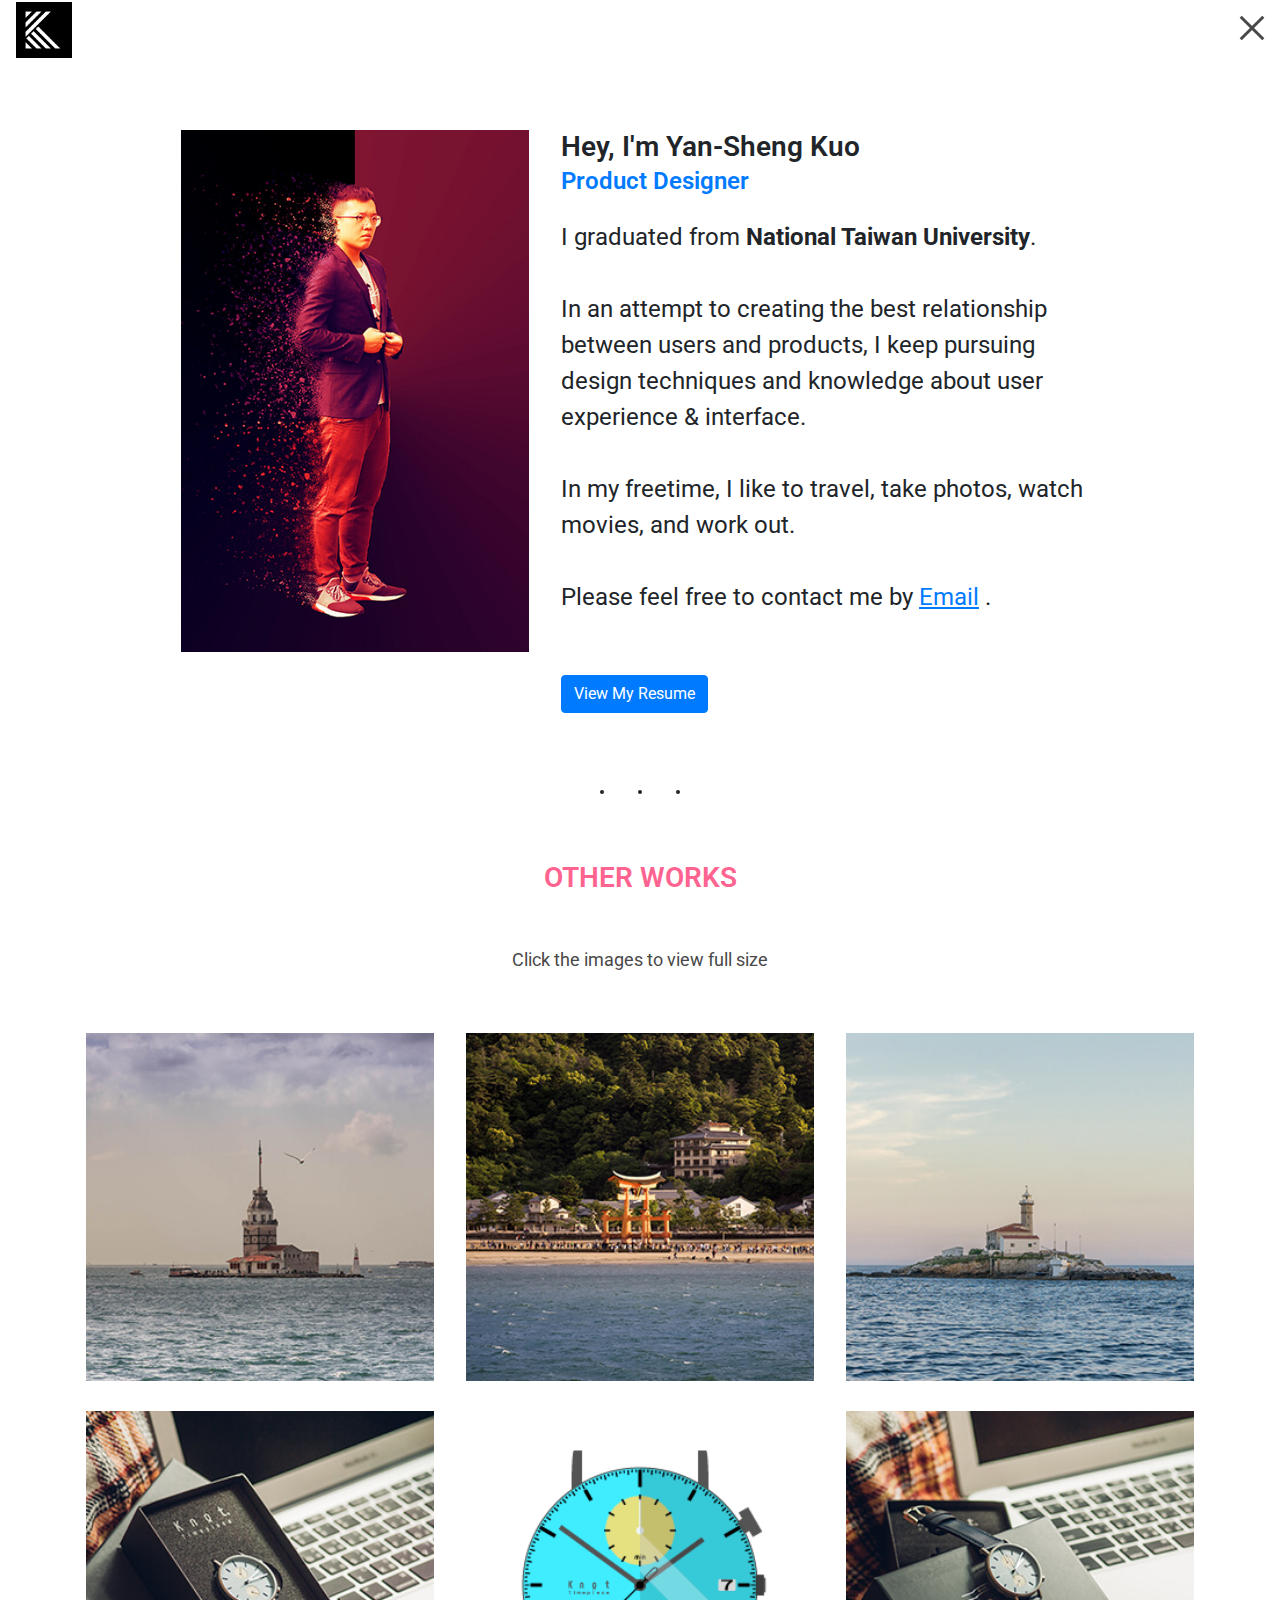
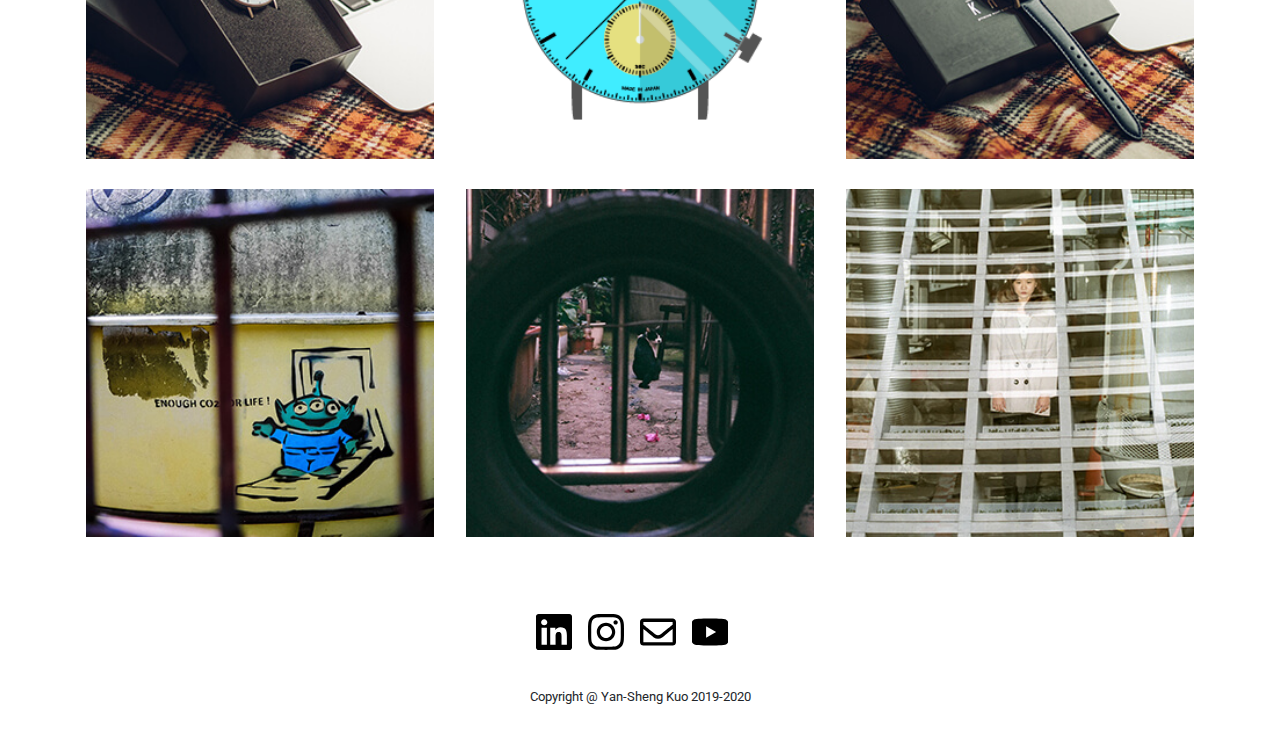
<file: about.html>
<!DOCTYPE html>
<html lang="zh-TW">
<head>
	<meta charset="UTF-8">
	<title>About Yan-Sheng Kuo</title>
	<meta name="viewport" content="width=device-width, initial-scale=1.0,user-scalable=0">
	<link rel="icon" type="image/x-icon" href="images/LOGO/favicon.png">

	<!-- Bootstrap CSS-->
	<!-- <link rel="stylesheet" href="CSS/bootstrap.css"> -->
	<link rel="stylesheet" href="CSS/bootstrap-reboot.min.css">
	<link rel="stylesheet" href="CSS/bootstrap-grid.css">
	<!-- Font-awesome -->
	<!-- <link rel="stylesheet" href="CSS/all.min.css"> -->
	<!-- Google Font -->
	<link href="https://fonts.googleapis.com/icon?family=Material+Icons" rel="stylesheet">
	<!-- Custom CSS -->
	<link rel="stylesheet" href="CSS/base.css">
	<link rel="stylesheet" href="CSS/jquery.fancybox.css" type="text/css" media="screen"/>
	<link rel="stylesheet" href="CSS/component.css">
</head>
<body>
	<div class="wrapper">

		<!-- Start bg -->
		<!-- End bg -->

		<!-- Start header -->
		<header>
			<div class="container">
				<!-- Collect the nav links -->
				<div class="navbar detail__header navbar-collapse">
					<!-- LOGO -->
					<a href="index.html" class="navbar__logo"></a>

					<a href="index.html" class="close">
						<span></span>
						<span></span>
					</a>
				</div>
			</div>
		</header>
		<!-- End header -->

		<!-- Start main -->
		<section>
			<!-- Start about -->
			<div id="about" class="about about__content bg-covered">
				<div class="container">
					<div class="row">
						<div class="col-lg-4 offset-md-1">
							<div class="img-container">
								<img class="image" src="images/about/Dispersion_Effect.jpg" alt="">
							</div>
						</div>
						<div class="col-lg-6">
							<div class="info">
								<h3 class="about__title">Hey, I'm Yan-Sheng Kuo</h3>
								<h4 class="about__subtitle">Product Designer</h4>
								<div class="about__description about__text">
									I graduated from 
									<strong>National Taiwan University</strong>.<br><br>In an attempt to creating the best relationship between users and products, I keep pursuing design techniques and knowledge about user experience & interface.<br><br>
									In my freetime, I like to travel, take photos, watch movies, and work out.<br><br>
									Please feel free to contact me by 
									<a href="mailto:crowley3141@hotmail.com">Email</a>
									.
								</div>
								<a class="btn btn-primary" href="YanshengKuo_Resume.pdf" target="_blank" role="button">View My Resume</a>
							</div>
						</div>
					</div>
				</div>				
			</div>

			<div class="divider">
				<div class="dot1"></div>
				<div class="dot2"></div>
				<div class="dot3"></div>
			</div>
			
				
			<div id="" class="about bg-covered">
				<h3 class="project__headline text-uppercase text-center color-secondary">other works</h3>
				<p class="text-center">Click the images to view full size</p>

				<div class="container">
					<!-- The Architecture on Water Trilogy -->
					<div class="row">
						<div class="col-lg-4">
							<div class="img-container">
								<a class="fancybox" rel="gallery1" href="images/about/DSC05668.jpg" title="Kız Kulesi - İstanbul - Turkey">
									<div class="imgbox__inner imgbox__inner--4-3">
										<div class="image" style="background-image: url(images/about/thumbnail/DSC05668_thumbnail.jpg);"></div>
									</div>
								</a>
							</div>
						</div>
						<div class="col-lg-4">
							<div class="img-container">
								<a class="fancybox" rel="gallery1" href="images/about/DSC03307.jpg" title="Itsukushima Shinto Shrine - Hiroshima - Japan">
									<div class="imgbox__inner imgbox__inner--4-3">
										<div class="image" style="background-image: url(images/about/thumbnail/DSC03307_thumbnail.jpg);"></div>
									</div>
								</a>
							</div>
						</div>
						<div class="col-lg-4">
							<div class="img-container">
								<a class="fancybox" rel="gallery1" href="images/about/DSC08799.jpg" title="Sveti Ivan na Pucini - Rovinj - Croatia">
									<div class="imgbox__inner imgbox__inner--4-3">
										<div class="image" style="background-image: url(images/about/thumbnail/DSC08799_thumbnail.jpg);"></div>
									</div>
								</a>
							</div>
						</div>
					</div>
					<!-- Knot Watch -->
					<div class="row marginTop30">
						<div class="col-lg-4">
							<div class="img-container">
								<a class="fancybox" rel="gallery1" href="images/about/DSC09669.jpg" title="Knot">
									<div class="imgbox__inner imgbox__inner--4-3">
										<div class="image" style="background-image: url(images/about/thumbnail/DSC09669_thumbnail.jpg);"></div>
									</div>
								</a>
							</div>
						</div>
						<div class="col-lg-4">
							<div class="img-container">
								<a class="fancybox" rel="gallery1" href="images/about/Knot.png" title="Knot_Icon">
									<div class="imgbox__inner imgbox__inner--4-3">
										<div class="image" style="background-image: url(images/about/thumbnail/Knot_thumbnail.png);"></div>
									</div>
								</a>
							</div>
						</div>
						<div class="col-lg-4">
							<div class="img-container">
								<a class="fancybox" rel="gallery1" href="images/about/DSC09664.jpg" title="Knot">
									<div class="imgbox__inner imgbox__inner--4-3">
										<div class="image" style="background-image: url(images/about/thumbnail/DSC09664_thumbnail.jpg);"></div>
									</div>
								</a>
							</div>
						</div>
					</div>
					<!-- Frame in Frame -->
					<div class="row marginTop30 marginBottom30">
						<div class="col-lg-4">
							<div class="img-container">
								<a class="fancybox" rel="gallery1" href="images/about/12.jpg" title="Frame in Frame - Alien">
									<div class="imgbox__inner imgbox__inner--4-3">
										<div class="image" style="background-image: url(images/about/thumbnail/12_thumbnail.jpg);"></div>
									</div>
								</a>
							</div>
						</div>
						<div class="col-lg-4">
							<div class="img-container">
								<a class="fancybox" rel="gallery1" href="images/about/80630016.jpg" title="Frame in Frame - Cat">
									<div class="imgbox__inner imgbox__inner--4-3">
										<div class="image" style="background-image: url(images/about/thumbnail/80630016_thumbnail.jpg);"></div>
									</div>
								</a>
							</div>
						</div>
						<div class="col-lg-4">
							<div class="img-container">
								<a class="fancybox" rel="gallery1" href="images/about/expired_superia_21.jpg" title="Frame in Frame - Girl">
									<div class="imgbox__inner imgbox__inner--4-3">
										<div class="image" style="background-image: url(images/about/thumbnail/expired_superia_21_thumbnail.jpg);"></div>
									</div>
								</a>
							</div>
						</div>
					</div>
					<!--  -->
				</div>
			</div>

				
		</section>
		<!-- End main -->

		<!-- Start footer -->
		<footer>
			<div class="footer">
				<div class="container">
					<div class="row">
						<div class="col-md-12 social">
							<ul class="list-line footer__icon-group">
								<li>
									<a href="http://www.linkedin.com/in/yanshengkuo" target="_blank" class="icon-btn">
										<i class="icon icon-linkin"></i>
									</a>
								</li>
								<li>
									<a href="https://www.instagram.com/arsene_alibi/" target="_blank" class="icon-btn">
										<i class="icon icon-ig"></i>
									</a>
								</li>
								<li>
									<a href="mailto:crowley3141@hotmail.com" class="icon-btn">
										<i class="icon icon-mail"></i>
									</a>
								</li>
								<li>
									<a href="https://www.youtube.com/channel/UCNF2yMOSIcILpJAUNNKGM3w?view_as=subscriber" target="_blank" class="icon-btn">
										<i class="icon icon-youtube"></i>
									</a>
								</li>
							</ul>
						</div>
					</div>
					<div class="row">
						<div class="copyright text-center">Copyright @ Yan-Sheng Kuo 2019-2020</div>
					</div>
				</div>
			</div>
		</footer>
		<!-- End footer -->

	</div>






	<!-- JS -->
	<script src="js/jquery-3.4.1.min.js"></script>
	<!-- Bootstrap JS -->
	<script src="js/bootstrap.min.js"></script>
	<!-- Fancybox -->
	<script type="text/javascript" src="js/jquery-3.4.1.min.js"></script>
	<script src="js/jquery.fancybox.pack.js"></script>
	<script type="text/javascript">
	$(document).ready(function() {
		$(".fancybox").fancybox();
	});
</script>
</body>
</html>
</file>
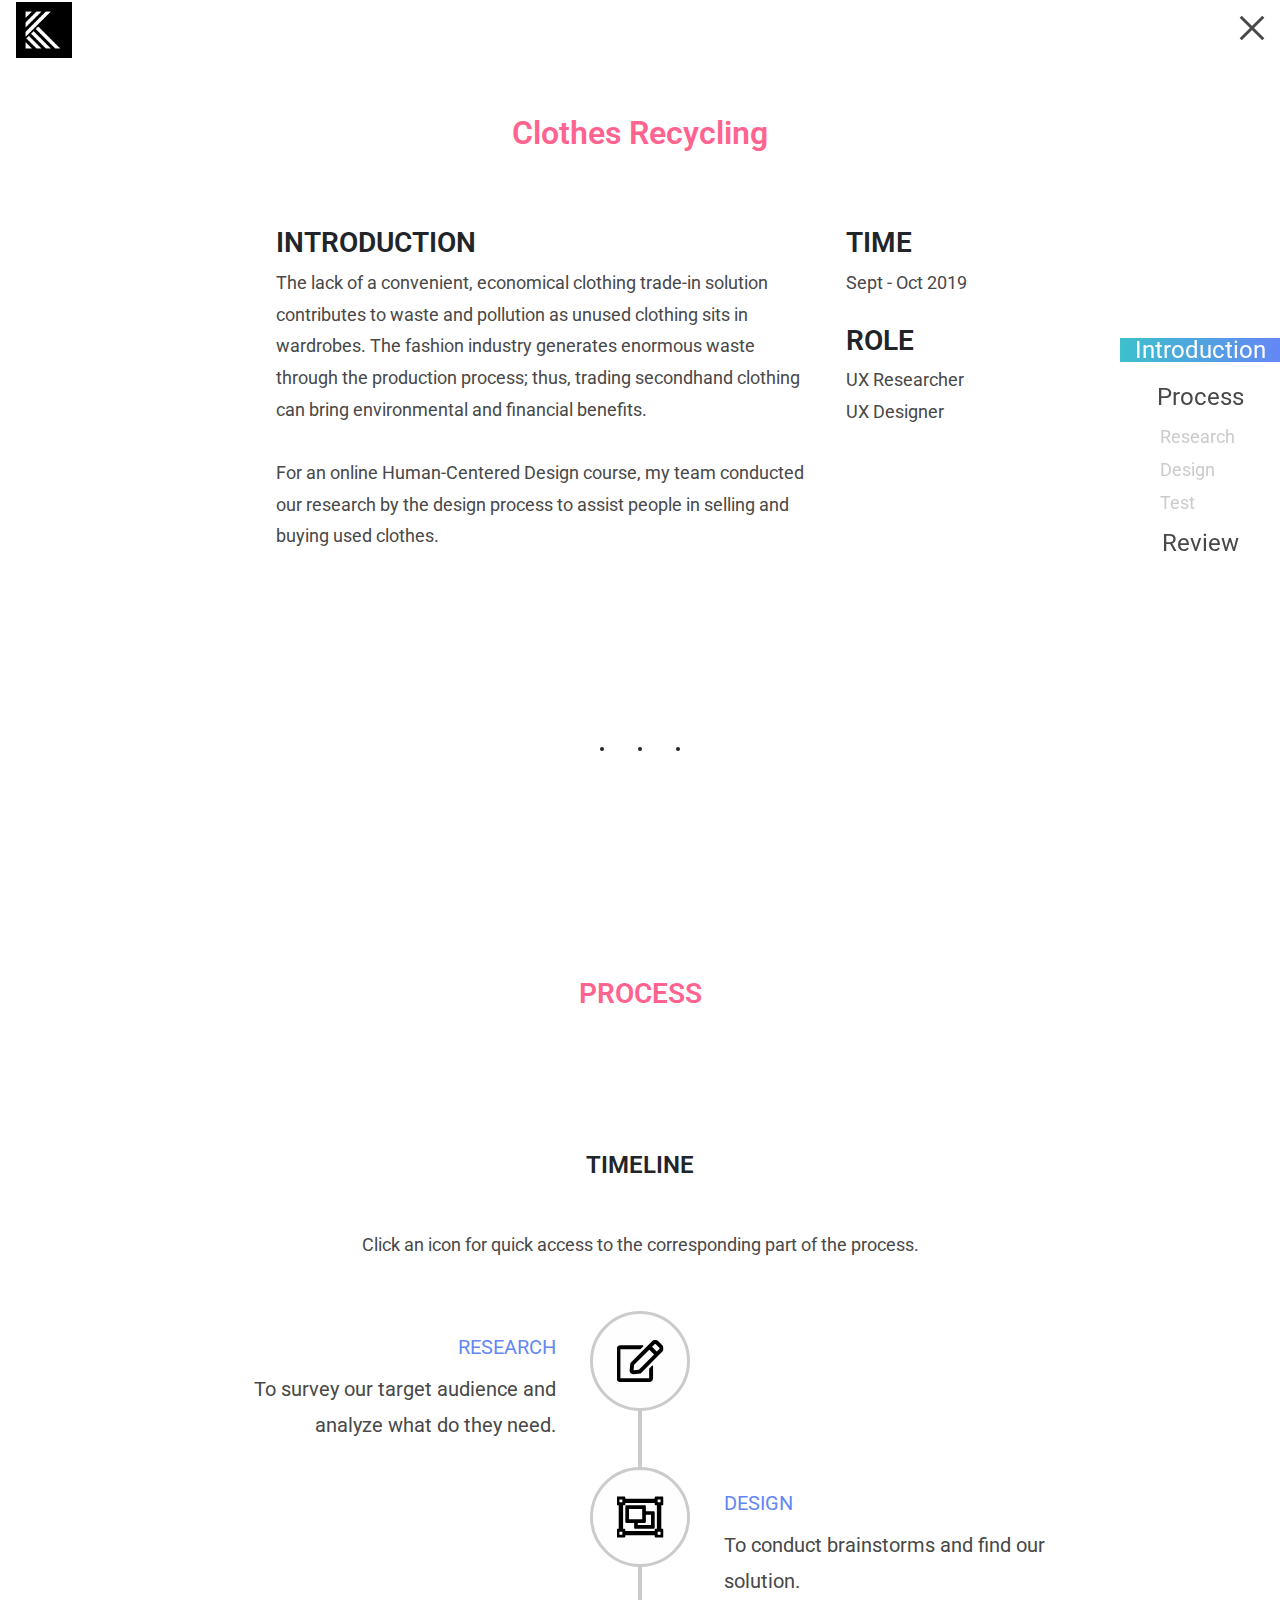
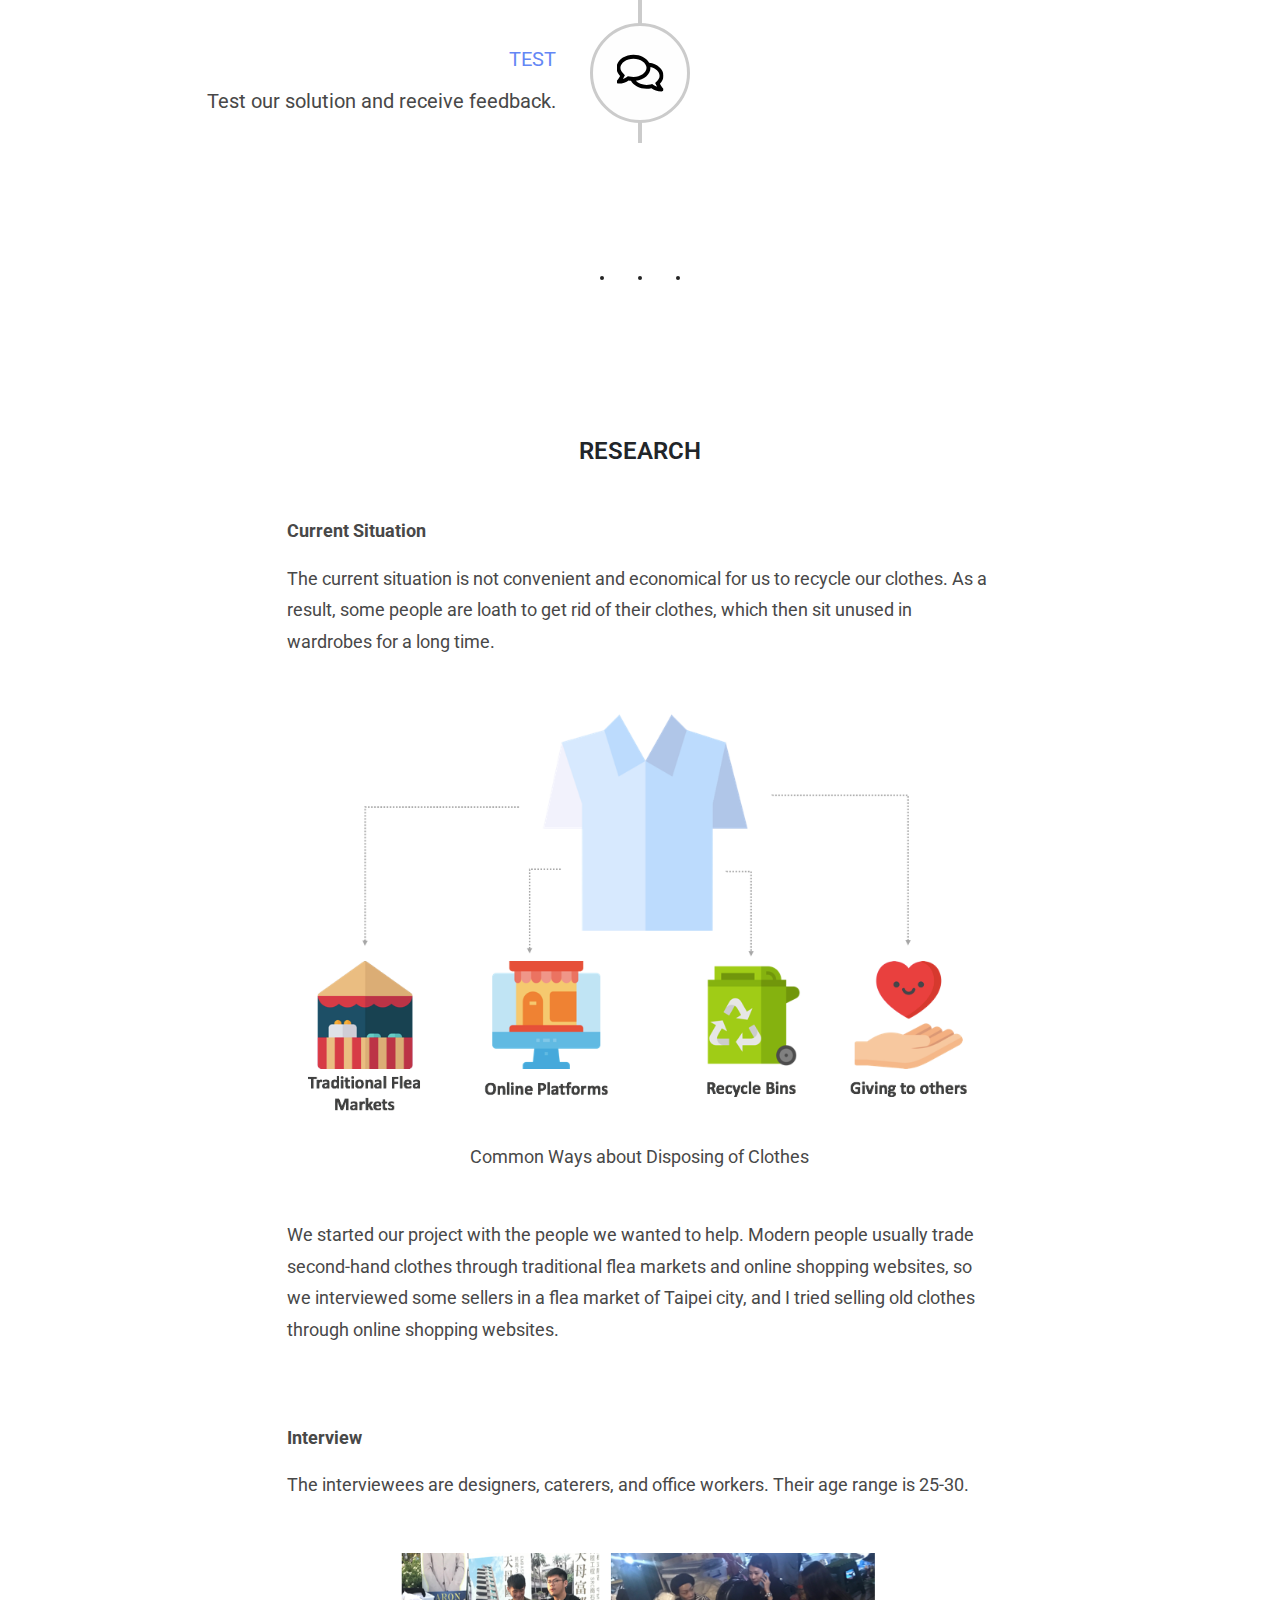
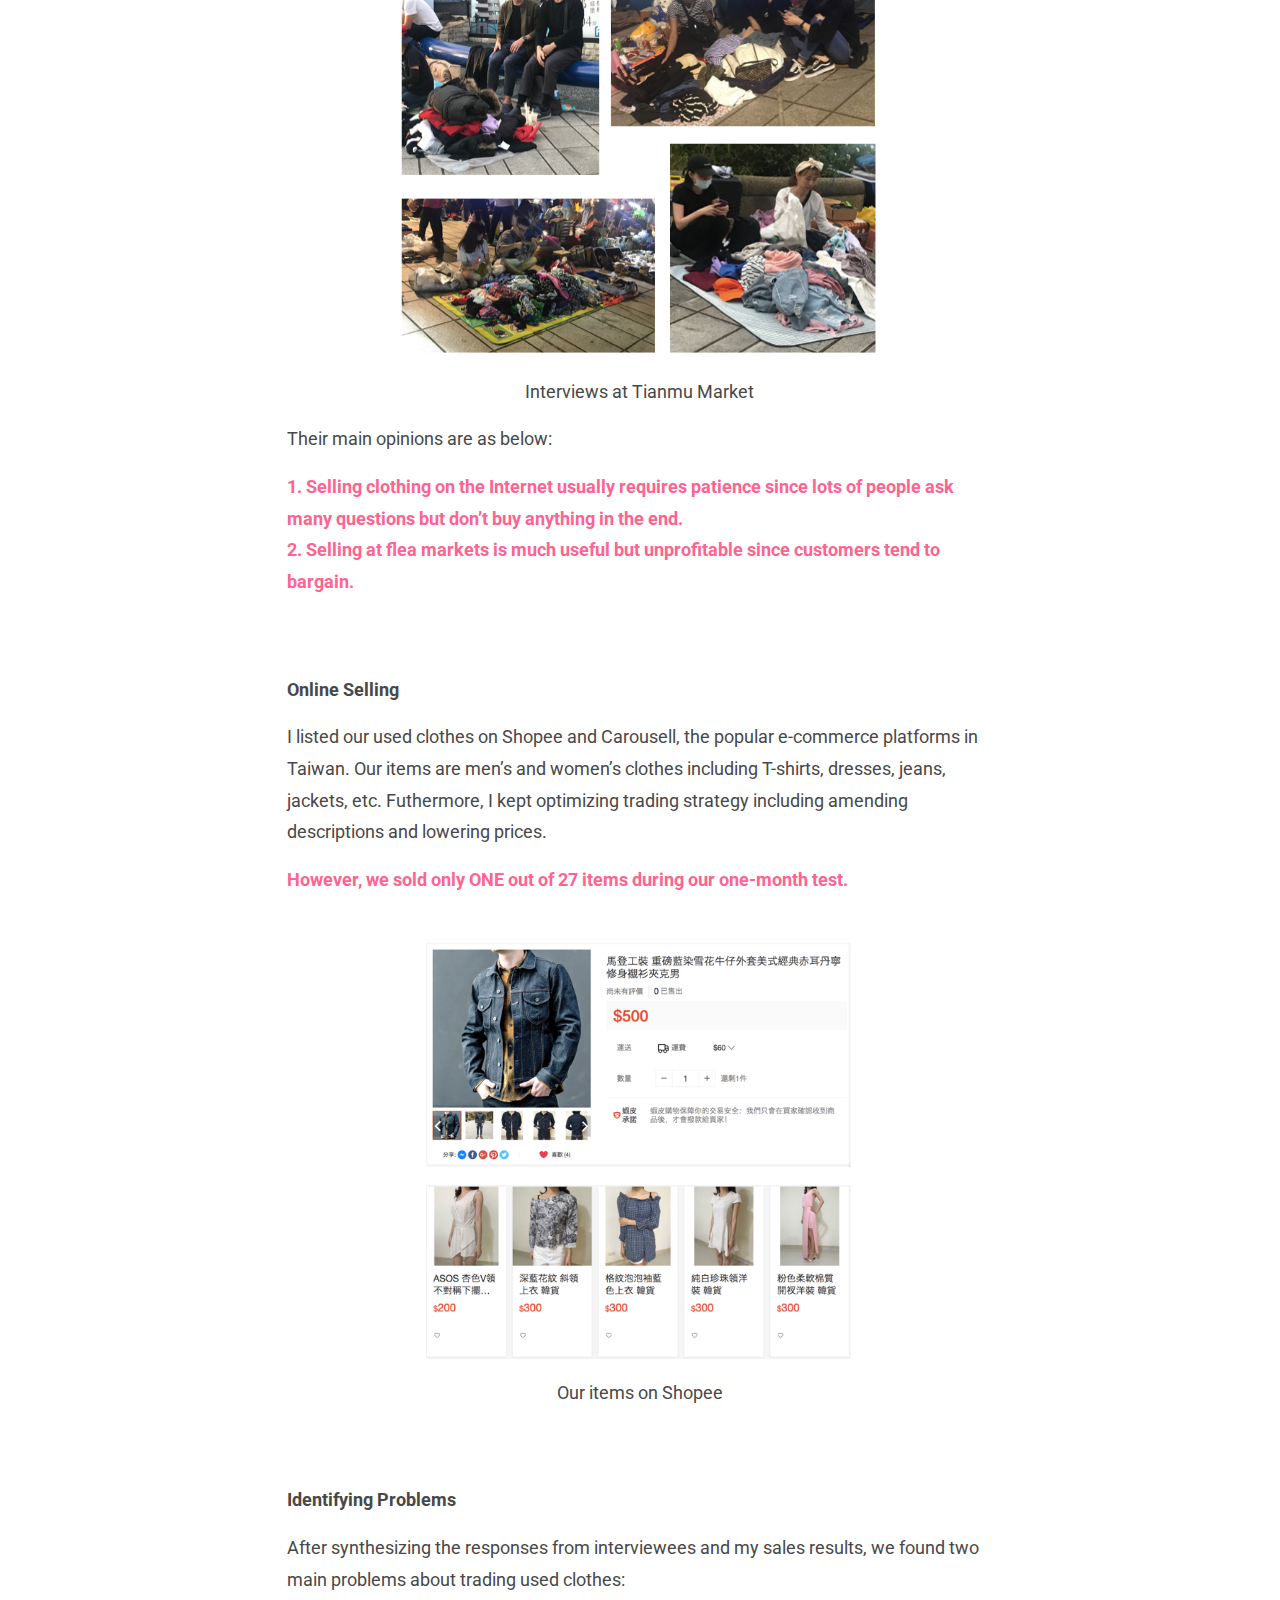
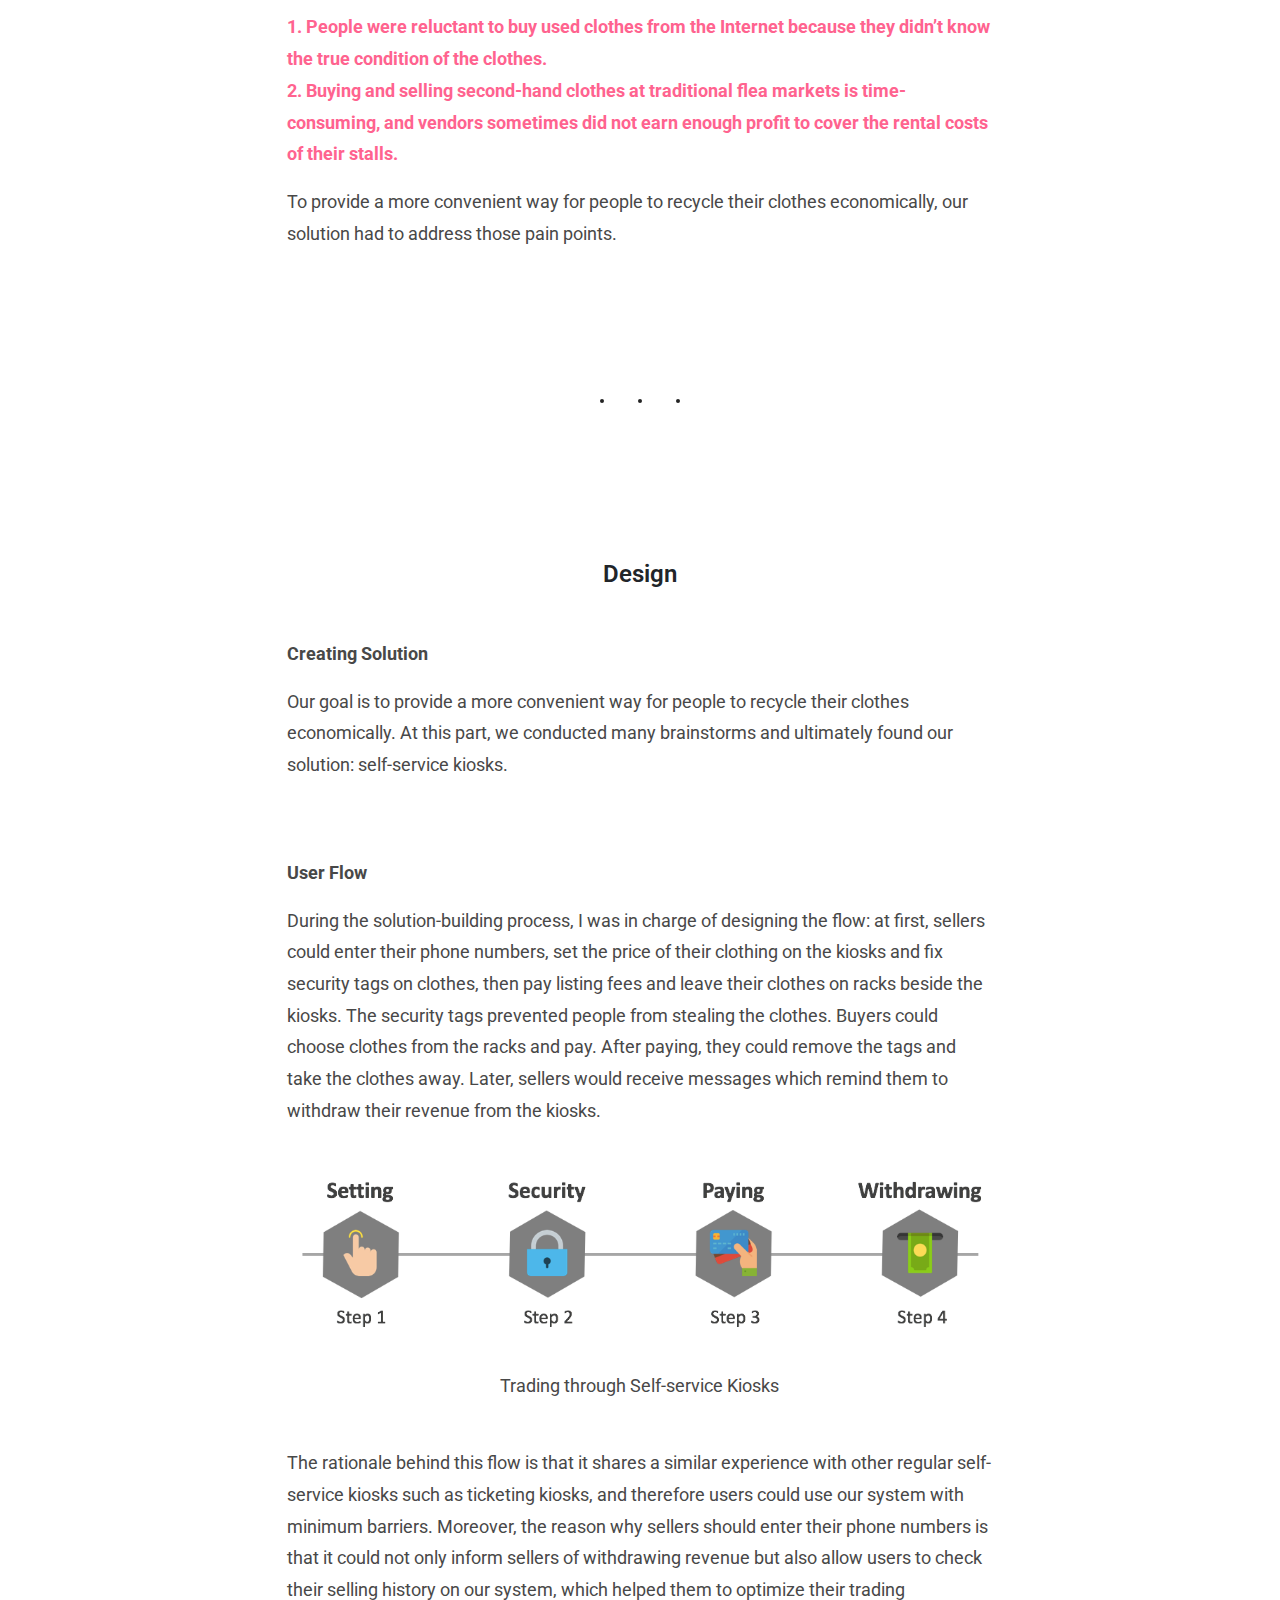
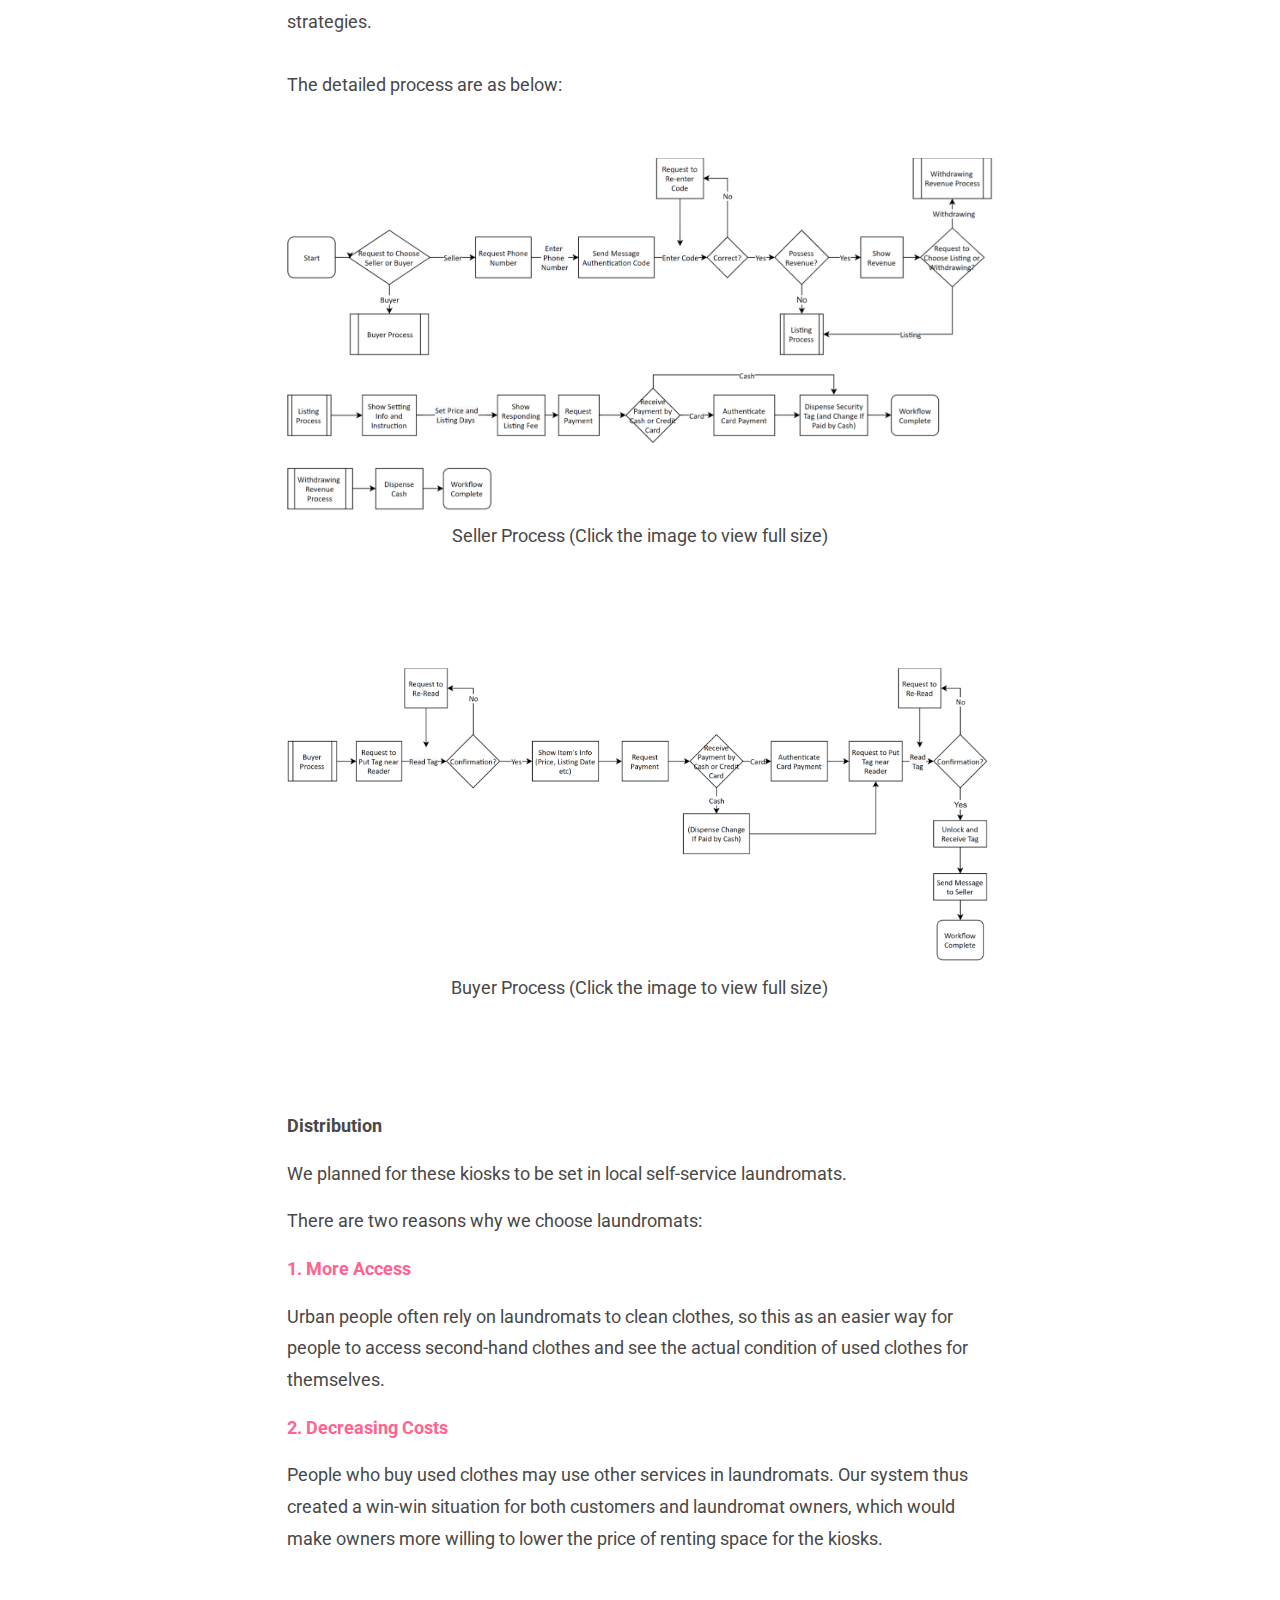
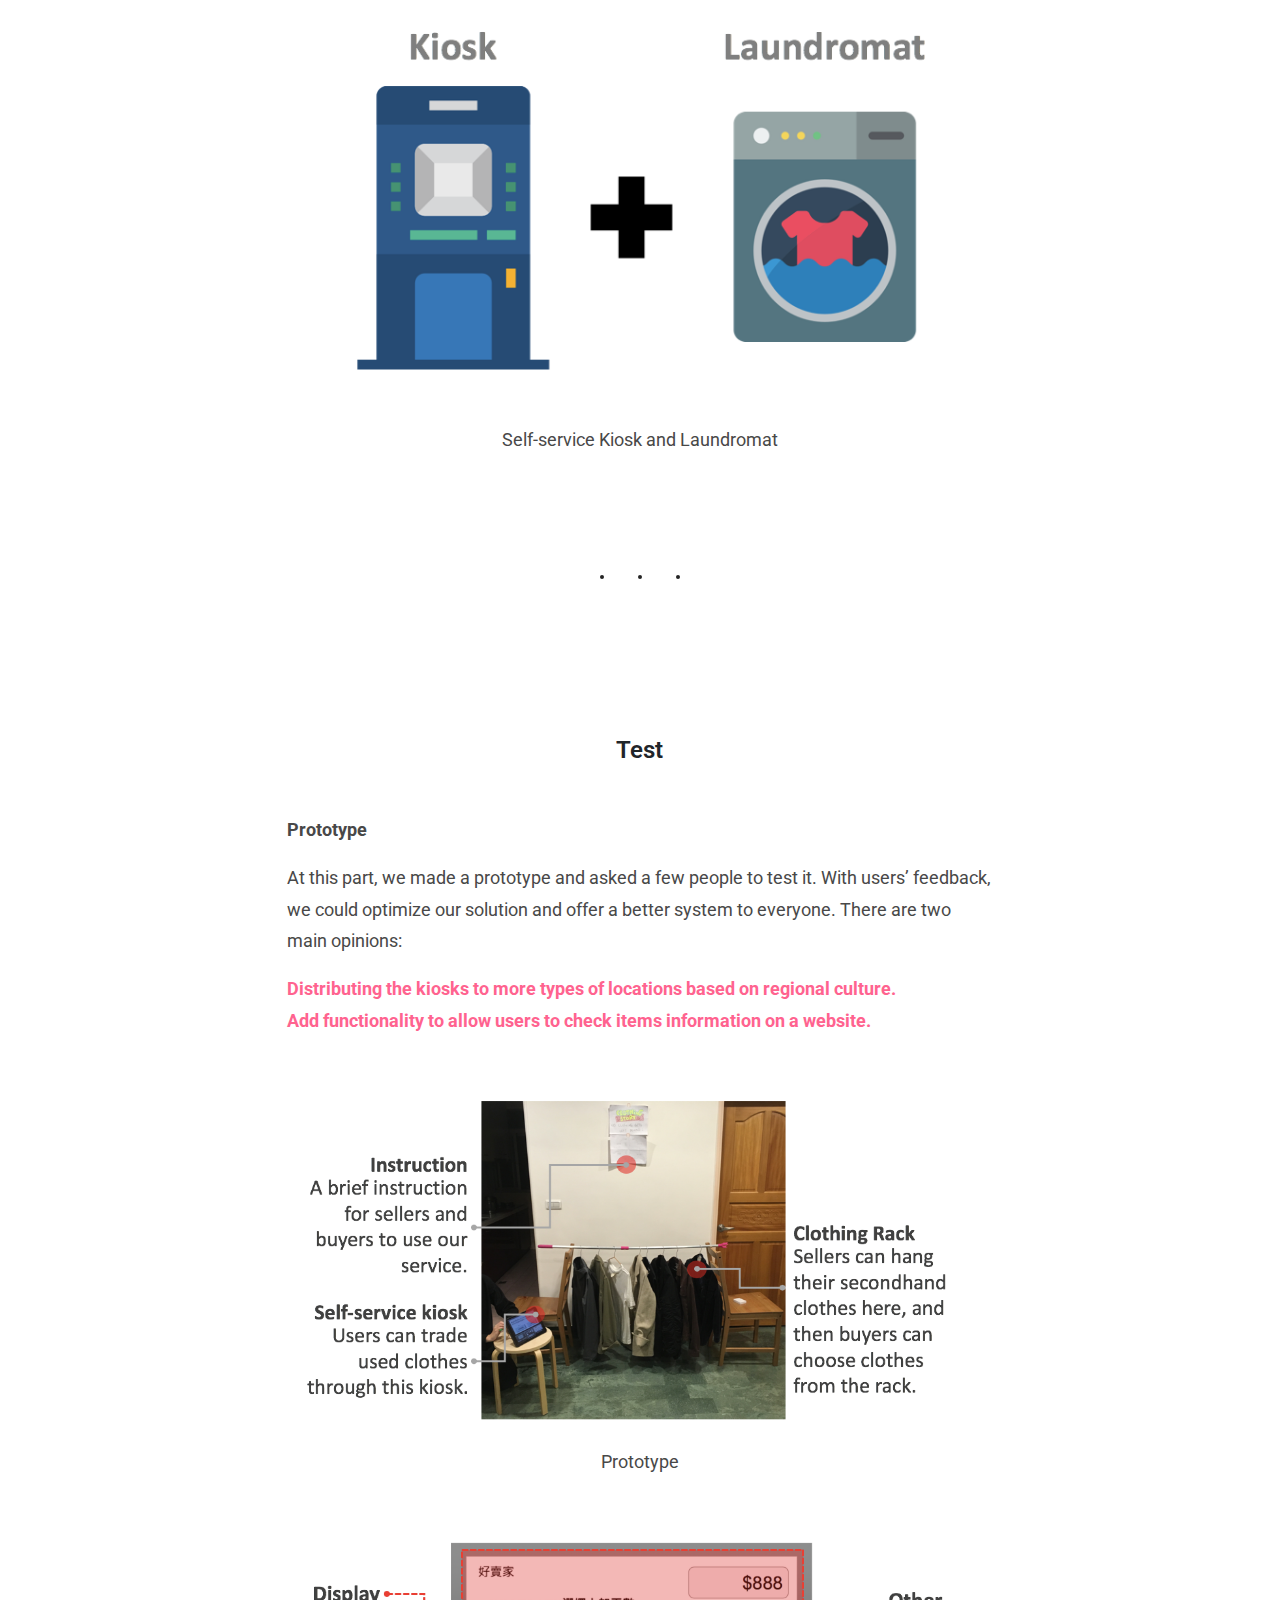
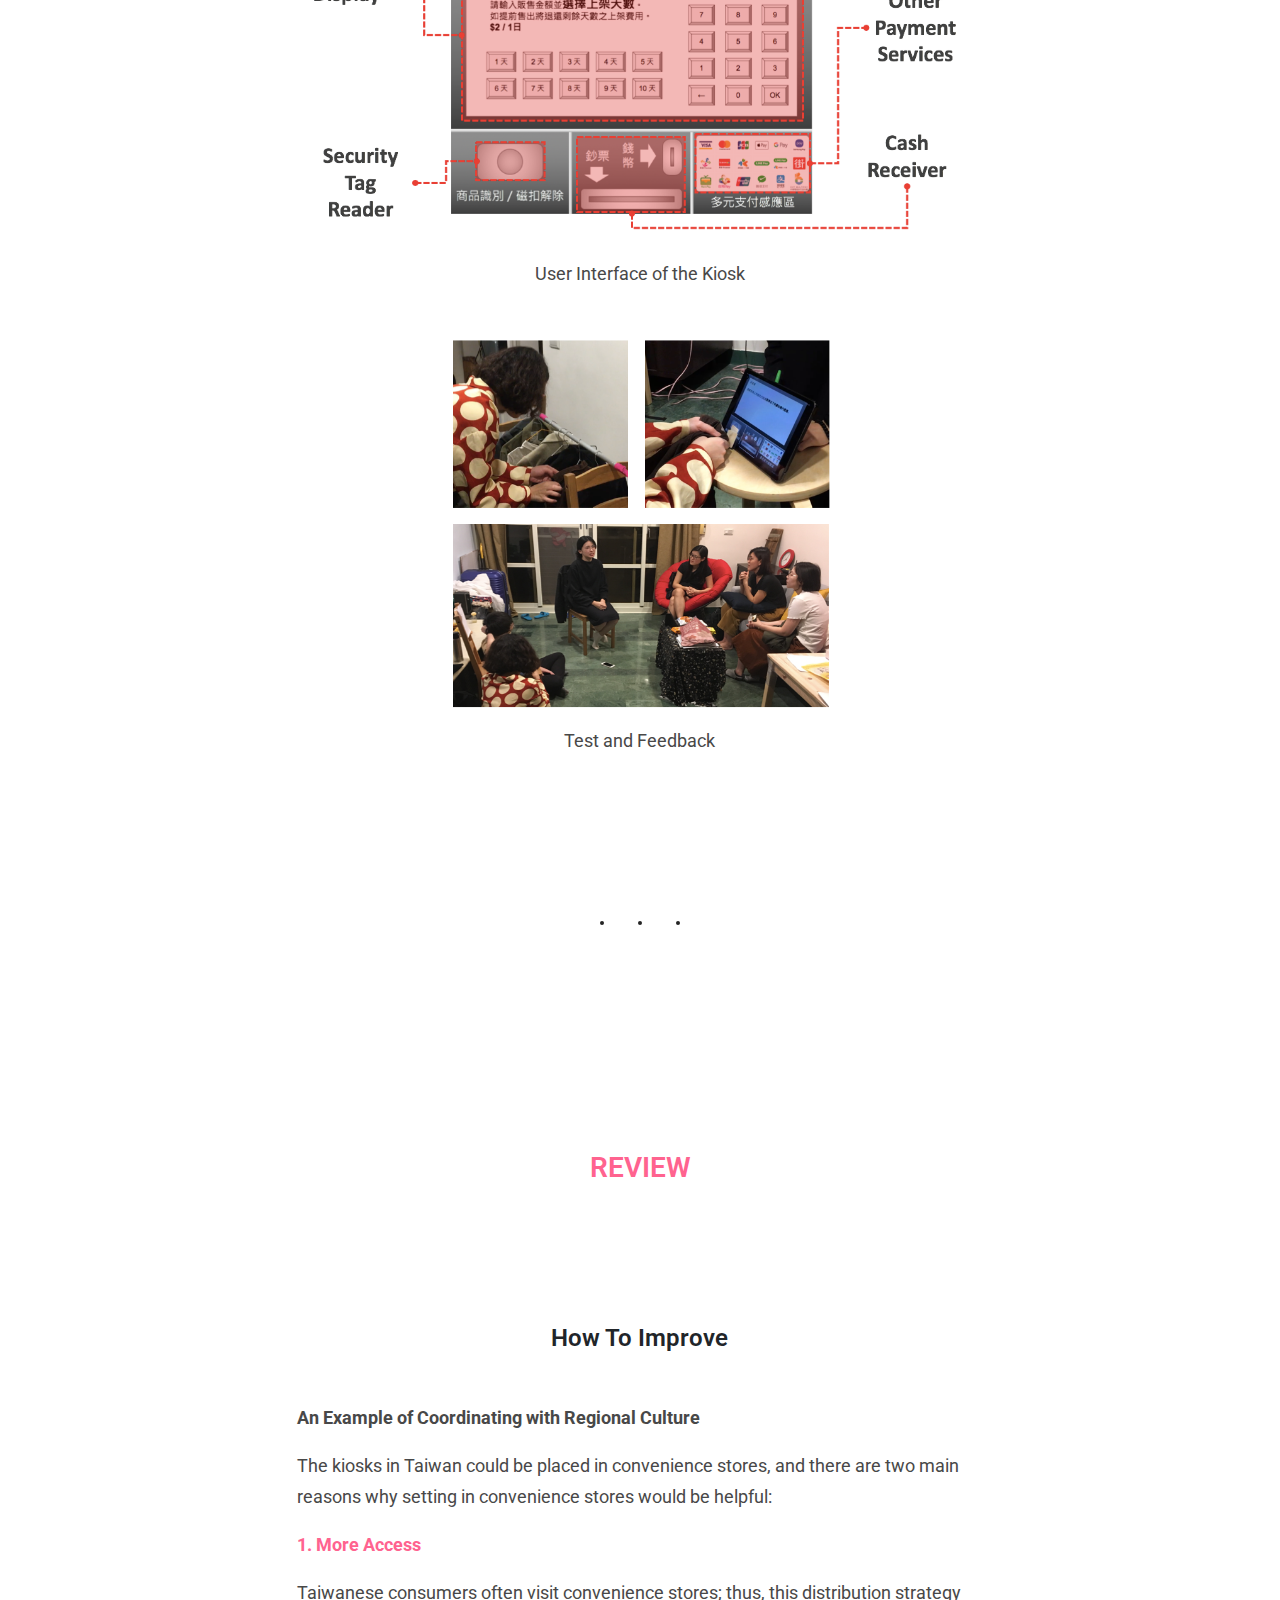
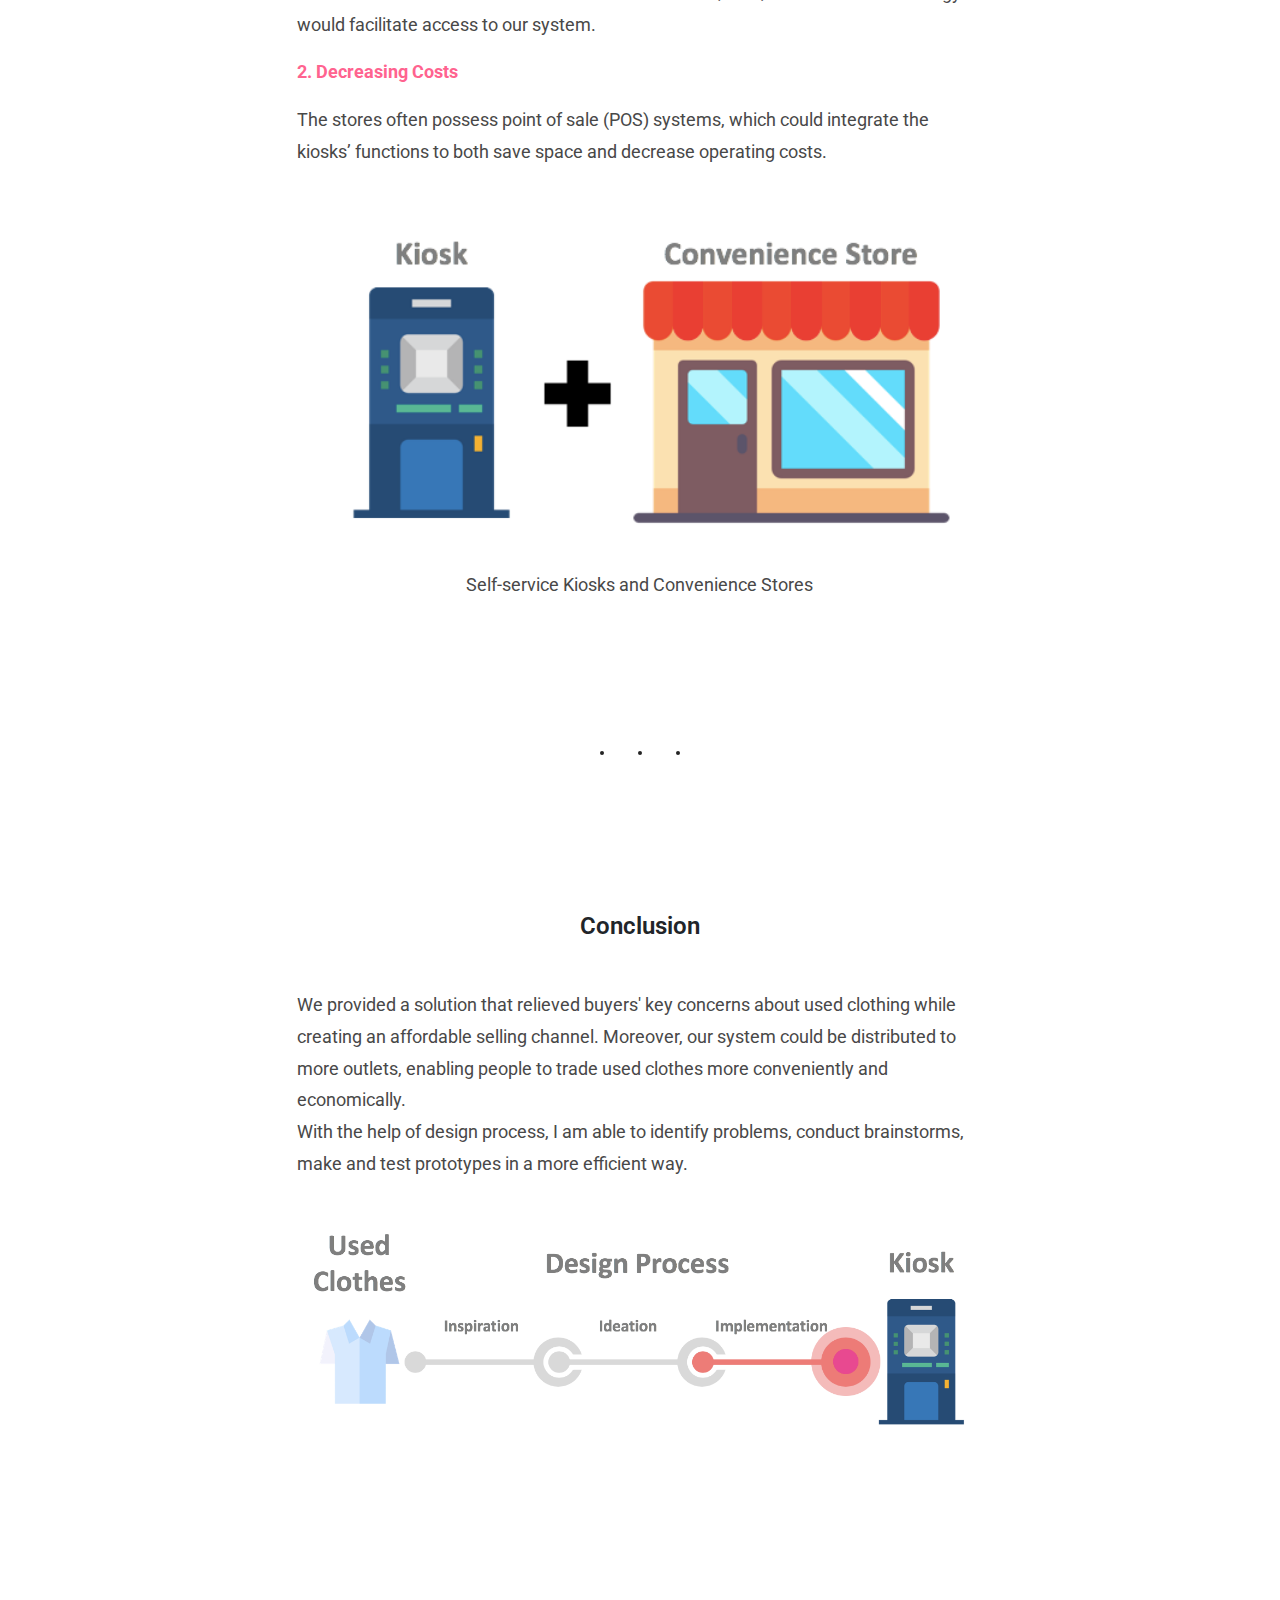
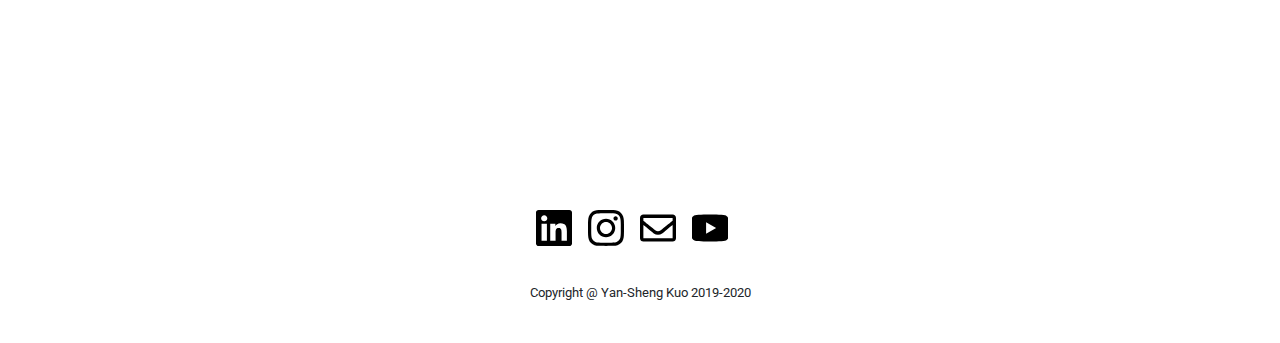
<file: clothes_recycling.html>
<!DOCTYPE html>
<html lang="zh-TW">
<head>
	<meta charset="UTF-8">
	<title>Clothes Recycling - Yan-Sheng Kuo</title>
	<meta name="viewport" content="width=device-width, initial-scale=1.0,user-scalable=0">
	<link rel="icon" type="image/x-icon" href="images/LOGO/favicon.png">

	<!-- Bootstrap CSS-->
	<!-- <link rel="stylesheet" href="CSS/bootstrap.css"> -->
	<link rel="stylesheet" href="CSS/bootstrap-reboot.min.css">
	<link rel="stylesheet" href="CSS/bootstrap-grid.css">
	<!-- Font-awesome -->
	<!-- <link rel="stylesheet" href="CSS/all.min.css"> -->
	<!-- Google Font -->
	<link href="https://fonts.googleapis.com/icon?family=Material+Icons" rel="stylesheet">
	<!-- Custom CSS -->
	<link rel="stylesheet" href="CSS/base.css">
	<link rel="stylesheet" href="CSS/jquery.fancybox.css" type="text/css" media="screen"/>
	<link rel="stylesheet" href="CSS/component.css">
</head>

<body data-target="#navbar-spy" data-spy="scroll">
	<div class="wrapper sub">
		<!-- Start header -->
		<nav>
			<div class="container">
				<div class="navbar navbar-collapse detail__header">
					<!-- LOGO -->
					<a href="index.html" class="navbar__logo"></a>

					<a href="#overlay" class="menu-toggle">
						<span></span>
						<span></span>
						<span></span>
					</a>
					<div id="overlay" class="side-nav popup-nav">
						<ul id="navbar-spy" class="nav nav__menu">
							<li class="nav-item"><a href="#introduction" class="nav-link side-nav__item text-capitalize"><span>Introduction</span></a></li>
							<li class="nav-item"><a href="#process" class="nav-link side-nav__item text-capitalize"><span>Process</span></a></li>
							<li class="nav-item"><a href="#research" class="nav-link side-nav__item side-nav__subitem text-capitalize"><span>research</span></a></li>
							<li class="nav-item"><a href="#design" class="nav-link side-nav__item side-nav__subitem text-capitalize"><span>Design</span></a></li>
							<li class="nav-item"><a href="#Test" class="nav-link side-nav__item side-nav__subitem text-capitalize"><span>Test</span></a></li>
							<li class="nav-item"><a href="#review" class="nav-link side-nav__item text-capitalize"><span>Review</span></a></li>
						</ul>
						<a href="#!" class="popup-close">
							<span></span>
							<span></span>
						</a>
					</div>
					
					<a href="index.html#portfolio" class="close">
						<span></span>
						<span></span>
					</a>

				</div>
			</div>
		</nav>
		<!-- End header -->
		<!-- Side-nav -->
		
		<!-- Start main -->
		<section class="main">
			<!-- Start introduce -->
			<div class="project__introduce section spy-item" id="introduction">
				<div class="container">
					<h2 class="project__headline text-center">Clothes Recycling</h2>
					<div class="row">
						<div class="col-lg-6 offset-lg-2">
							<div class="">
								<h3 class="project__title text-uppercase">introduction</h3>
								<p class="project__text">The lack of a convenient, economical clothing trade-in solution contributes to waste and pollution as unused clothing sits in wardrobes. The fashion industry generates enormous waste through the production process; thus, trading secondhand clothing can bring environmental and financial benefits.<br><br>For an online Human-Centered Design course, my team conducted our research by the design process to assist people in selling and buying used clothes.</p>
							</div>
						</div>
						<div class="col-lg-3">
							<div class="">
								<h3 class="project__title text-uppercase">time</h3>
								<p class="project__text">Sept - Oct 2019</p>
								<h3 class="project__title text-uppercase">role</h3>
								<p class="project__text">UX Researcher<br>UX Designer</p>
							</div>
						</div>
					</div>
				</div>
			</div>
			<!-- End introduce -->
			
			<div class="divider">
				<div class="dot1"></div>
				<div class="dot2"></div>
				<div class="dot3"></div>
			</div>

			<!-- Start process -->
			<div class="process section spy-item" id="process">
				<!-- Start timeline -->
				<h3 class="project__headline text-uppercase text-center">PROCESS</h3>
				<div class="timeline-container sub-section">
					<h4 class="project__subtitle text-center text-uppercase">Timeline</h4>
					<p class="project__subtitle text-center">Click an icon for quick access to the corresponding part of the process.</p>
					<div class="timeline-group">
						<div class="timeline"></div>
						<div class="timeline-cards">
							<!-- research -->
							<div class="timeline-cards__row">
								<a href="#research" class="timeline__icon">
									<img src="images/regular_icon/edit.svg" alt="" sizes="" class="image">
								</a>
								<div class="timeline-card">
									<h5 class="timeline-card__title color-primary text-uppercase">research</h5>
									<p class="timeline-card__text">To survey our target audience and analyze what do they need.</p>
								</div>
							</div>
							<!-- design -->
							<div class="timeline-cards__row">
								<a href="#design" class="timeline__icon">
									<img src="images/regular_icon/object-group.svg" alt="" sizes="" class="image">
								</a>
								<div class="timeline-card">
									<h5 class="timeline-card__title color-primary text-uppercase">design</h5>
									<p class="timeline-card__text">To conduct brainstorms and find our solution.</p>
								</div>
							</div>
							<!-- Test -->
							<div class="timeline-cards__row">
								<a href="#Test" class="timeline__icon">
									<img src="images/regular_icon/comments.svg" alt="" sizes="" class="image">
								</a>
								<div class="timeline-card">
									<h5 class="timeline-card__title color-primary text-uppercase">Test</h5>
									<p class="timeline-card__text">Test  our solution and receive feedback.</p>
								</div>
							</div>
						</div>
					</div>
				</div>
				<!-- End timeline -->
				
				<div class="divider">
					<div class="dot1"></div>
					<div class="dot2"></div>
					<div class="dot3"></div>
				</div>

				<!-- Start process description -->

				<div class="container">
					<!-- Start research detail -->
					<div id="research" class="sub-section">
						<div class="col-md-8 offset-md-2">
							<h4 class="project__subtitle text-center text-uppercase">research</h4>
							<!-- Current Situation -->
							<div class="paddingBottom30">
								<p class="font-weight-bold">Current Situation</p>
								<p class="project__text">The current situation is not convenient and economical for us to recycle our clothes. As a result, some people are loath to get rid of their clothes, which then sit unused in wardrobes for a long time.</p>
								<div class="img-container">
									<img class="image project__img" src="images/project/clothes_recycling/CurrentWays.png" alt="">
								</div>
								<p class="text-center">Common Ways about Disposing of Clothes</p>
							</div>
							<p class="project__text paddingBottom30">We started our project with the people we wanted to help. Modern people usually trade second-hand clothes through traditional flea markets and online shopping websites, so we interviewed some sellers in a flea market of Taipei city, and I tried selling old clothes through online shopping websites.</p>

							<!-- Interview -->
							<div class="paddingTop30 paddingBottom30">
								<p class="font-weight-bold">Interview</p>
								<p class="project__text">The interviewees are designers, caterers, and office workers. Their age range is 25-30.</p>
								<div class="img-container">
									<img class="image project__img" src="images/project/clothes_recycling/Interviewees.png" alt="">
								</div>
								<p class="text-center">Interviews at Tianmu Market</p>
								<p class="project__text">Their main opinions are as below:</p>
								<p class="project__text color-secondary font-weight-bold">1. Selling clothing on the Internet usually requires patience since lots of people ask many questions but don’t buy anything in the end.<br>2. Selling at flea markets is much useful but unprofitable since customers tend to bargain.</p>
							</div>
							<!-- Online Selling -->
							<div class="paddingTop30 paddingBottom30">
								<p class="font-weight-bold">Online Selling</p>
								<p class="project__text">I listed our used clothes on Shopee and Carousell, the popular e-commerce platforms in Taiwan. Our items are men’s and women’s clothes including T-shirts, dresses, jeans, jackets, etc. Futhermore, I kept optimizing trading strategy including amending descriptions and lowering prices.<br></p>
								<p class="project__text color-secondary font-weight-bold">However, we sold only ONE out of 27 items during our one-month test.</p>
								<div class="img-container">
									<img class="image project__img" src="images/project/clothes_recycling/OnlineSelling.png" alt="">
								</div>
								<p class="text-center">Our items on Shopee</p>
							</div>
							<!-- Identifying Problems -->
							<div class="paddingTop30">
								<p class="font-weight-bold">Identifying Problems</p>
								<p class="project__text">After synthesizing the responses from interviewees and my sales results, we found two main problems about trading used clothes: </p>
								<p class="project__text color-secondary font-weight-bold">1. People were reluctant to buy used clothes from the Internet because they didn’t know the true condition of the clothes.<br>2. Buying and selling second-hand clothes at traditional flea markets is time-consuming, and vendors sometimes did not earn enough profit to cover the rental costs of their stalls.</p>
								<p class="project__text">To provide a more convenient way for people to recycle their clothes economically, our solution had to address those pain points.</p>
							</div>
						</div>
					</div>
					<!-- End research detail -->

					<div class="divider">
						<div class="dot1"></div>
						<div class="dot2"></div>
						<div class="dot3"></div>
					</div>

					<!-- Start design detail -->
					<div id="design" class="sub-section">
						<div class="col-md-8 offset-md-2">
							<h4 class="project__subtitle text-center text-capitalize">design</h4>
							<!-- Solution -->
							<div class="paddingBottom30">
								<p class="font-weight-bold">Creating Solution</p>
								<p class="project__text">Our goal is to provide a more convenient way for people to recycle their clothes economically. At this part, we conducted many brainstorms and ultimately found our solution: self-service kiosks.</p>
							</div>

							<!-- Flow -->
							<div class="paddingTop30 paddingBottom30">
								<p class="font-weight-bold">User Flow</p>
								<p class="project__text">
								During the solution-building process, I was in charge of designing the flow: at first, sellers could enter their phone numbers, set the price of their clothing on the kiosks and fix security tags on clothes, then pay listing fees and leave their clothes on racks beside the kiosks. The security tags prevented people from stealing the clothes. Buyers could choose clothes from the racks and pay. After paying, they could remove the tags and take the clothes away. Later, sellers would receive messages which remind them to withdraw their revenue from the kiosks.</p>
								<div class="marginTop30 marginBottom30 img-container">
									<img class="image project__img" src="images/project/clothes_recycling/Solution.png" alt="">
								</div>
								<p class="text-center">Trading through Self-service Kiosks</p>
								<p class="paddingTop30 project__text">The rationale behind this flow is that it shares a similar experience with other regular self-service kiosks such as ticketing kiosks, and therefore users could use our system with minimum barriers. Moreover, the reason why sellers should enter their phone numbers is that it could not only inform sellers of withdrawing revenue but also allow users to check their selling history on our system, which helped them to optimize their trading strategies.<br><br>The detailed process are as below:</p>
								
								<!-- Process Fancybox -->
								<div class="row marginBottom30">
									<div class="col-lg-12 paddingBottom30">
										<div class="img-container">
											<a class="fancybox" rel="gallery1" href="images/project/clothes_recycling/SellerProcess.png" title="Seller Process">
												<div class="img-container">
													<img class="image project__img" src="images/project/clothes_recycling/SellerProcess.png" alt="">
												</div>
											</a>
										</div>
										<p class="text-center">Seller Process (Click the image to view full size)</p>
									</div>

									<div class="col-lg-12 paddingTop30 paddingBottom30">
										<div class="img-container">
											<a class="fancybox" rel="gallery1" href="images/project/clothes_recycling/BuyerProcess.png" title="Buyer Process">
												<div class="img-container">
													<img class="image project__img" src="images/project/clothes_recycling/BuyerProcess.png" alt="">
												</div>
											</a>
										</div>
										<p class="text-center">Buyer Process (Click the image to view full size)</p>
									</div>
								</div>

							<!-- Distribution -->
							<div class="paddingTop30 paddingBottom30">
								<p class="font-weight-bold">Distribution</p>
								<p class="project__text">We planned for these kiosks to be set in local self-service laundromats.</p>
								<p class="project__text">There are two reasons why we choose laundromats:</p>
								<p class="project__text color-secondary font-weight-bold">1. More Access</p>
								<p class="project__text">Urban people often rely on laundromats to clean clothes, so this as an easier way for people to access second-hand clothes and see the actual condition of used clothes for themselves.</p>
								<p class="project__text color-secondary font-weight-bold">2. Decreasing Costs</p>
								<p class="project__text">People who buy used clothes may use other services in laundromats. Our system thus created a win-win situation for both customers and laundromat owners, which would make owners more willing to lower the price of renting space for the kiosks.</p>
								<div class="marginTop30">
									<div class="img-container">
										<img class="image project__img" src="images/project/clothes_recycling/Distribution.png" alt="">
									</div>
									<p class="text-center">Self-service Kiosk and Laundromat</p>
								</div>	
							</div>
							
						</div>
					</div>
						
					<!-- End design detail -->

					<div class="divider">
						<div class="dot1"></div>
						<div class="dot2"></div>
						<div class="dot3"></div>
					</div>

					<!-- Start Test detail -->
					<div id="Test" class="sub-section">
						<div class="col-md-8 offset-md-2">
							<h4 class="project__subtitle text-center text-capitalize">Test</h4>
							<!-- Prototype -->
							<div class="">
								<p class="font-weight-bold">Prototype</p>
								<p class="project__text">At this part, we made a prototype and asked a few people to test it. With users’ feedback, we could optimize our solution and offer a better system to everyone. There are two main opinions:</p>
								<p class="project__text color-secondary font-weight-bold">Distributing the kiosks to more types of locations based on regional culture.<br>Add functionality to allow users to check items information on a website.<br></p>
								<div class="marginTop30 marginBottom30">
									<div class="img-container">
										<img class="image project__img" src="images/project/clothes_recycling/Prototype.png" alt="">
									</div>
									<p class="text-center">Prototype</p>
								</div>	
								<div class="marginTop30 marginBottom30">
									<div class="img-container">
										<img class="image project__img" src="images/project/clothes_recycling/UI.png" alt="">
									</div>
									<p class="text-center">User Interface of the Kiosk</p>
								</div>	
								<div class="marginTop30 marginBottom30">
									<div class="img-container">
										<img class="image project__img" src="images/project/clothes_recycling/Test_Feedback.png" alt="">
									</div>
									<p class="text-center">Test and Feedback</p>
								</div>	
							</div>
					<!-- End Test detail -->
				</div>
			</div>
				<!-- End process description -->

			<!-- End process -->
			
			<div class="divider">
				<div class="dot1"></div>
				<div class="dot2"></div>
				<div class="dot3"></div>
			</div>

			<!-- Start review -->
			<div class="review section spy-item" id="review">
				<h3 class="project__headline text-uppercase text-center">review</h3>

				<!-- Start improving -->
				<div class="container sub-section">
					<div class="col-md-8 offset-md-2">
						<h4 class="project__subtitle text-center text-capitalize">How to improve</h4>
						<p class="font-weight-bold">An Example of Coordinating with Regional Culture</p>
						<p class="project__text">The kiosks in Taiwan could be placed in convenience stores, and there are two main reasons why setting in convenience stores would be helpful:</p>
						<p class="project__text color-secondary font-weight-bold">1. More Access</p>
						<p class="project__text">Taiwanese consumers often visit convenience stores; thus, this distribution strategy would facilitate access to our system.</p>
						<p class="project__text color-secondary font-weight-bold">2. Decreasing Costs</p>
						<p class="project__text">The stores often possess point of sale (POS) systems, which could integrate the kiosks’ functions to both save space and decrease operating costs.</p>
						<div class="marginTop30">
							<div class="img-container">
								<img class="image project__img" src="images/project/clothes_recycling/Improvement.png" alt="">
							</div>
							<p class="text-center">Self-service Kiosks and Convenience Stores</p>
						</div>	
					</div>
						
				</div>
				<!-- End improving -->

					<div class="divider">
						<div class="dot1"></div>
						<div class="dot2"></div>
						<div class="dot3"></div>
					</div>

				<!-- Start conclusion -->
				<div class="container sub-section">
					<div class="col-md-8 offset-md-2">
						<h4 class="project__subtitle text-center text-capitalize">Conclusion</h4>
						<p class="project__text">We provided a solution that relieved buyers' key concerns about used clothing while creating an affordable selling channel. Moreover, our system could be distributed to more outlets, enabling people to trade used clothes more conveniently and economically.<br>With the help of design process, I am able to identify problems, conduct brainstorms, make and test prototypes in a more efficient way.</p>
						<div class="marginTop30">
							<div class="img-container">
								<img class="image project__img" src="images/project/clothes_recycling/Conclusion.png" alt="">
							</div>
						</div>	
					</div>
						
				</div>
				<!-- End conclusion -->
			</div>
			<!-- End review -->

		</section>
		<!-- End main -->

		<!-- Start footer -->
		<footer>
			<div class="footer">
				<div class="container">
					<div class="row">
						<div class="col-md-12 social">
							<ul class="list-line footer__icon-group">
								<li>
									<a href="http://www.linkedin.com/in/yanshengkuo" target="_blank" class="icon-btn">
										<i class="icon icon-linkin"></i>
									</a>
								</li>
								<li>
									<a href="https://www.instagram.com/arsene_alibi/" target="_blank" class="icon-btn">
										<i class="icon icon-ig"></i>
									</a>
								</li>
								<li>
									<a href="mailto:crowley3141@hotmail.com" class="icon-btn">
										<i class="icon icon-mail"></i>
									</a>
								</li>
								<li>
									<a href="https://www.youtube.com/channel/UCNF2yMOSIcILpJAUNNKGM3w?view_as=subscriber" target="_blank" class="icon-btn">
										<i class="icon icon-youtube"></i>
									</a>
								</li>
							</ul>
						</div>
					</div>
					<div class="row">
						<div class="copyright text-center">Copyright @ Yan-Sheng Kuo 2019-2020</div>
					</div>
				</div>
			</div>
		</footer>
		<!-- End footer -->
	</div>


	<!-- JS -->
	<script src="js/jquery-3.4.1.min.js"></script>
	<!-- Bootstrap JS -->
	<script src="js/bootstrap.min.js"></script>
	<!-- Fancybox -->
	<script type="text/javascript" src="js/jquery-3.4.1.min.js"></script>
	<script src="js/jquery.fancybox.pack.js"></script>
	<script type="text/javascript">
	$(document).ready(function() {
		$(".fancybox").fancybox();
	});
</script>
</body>
</html>
</file>
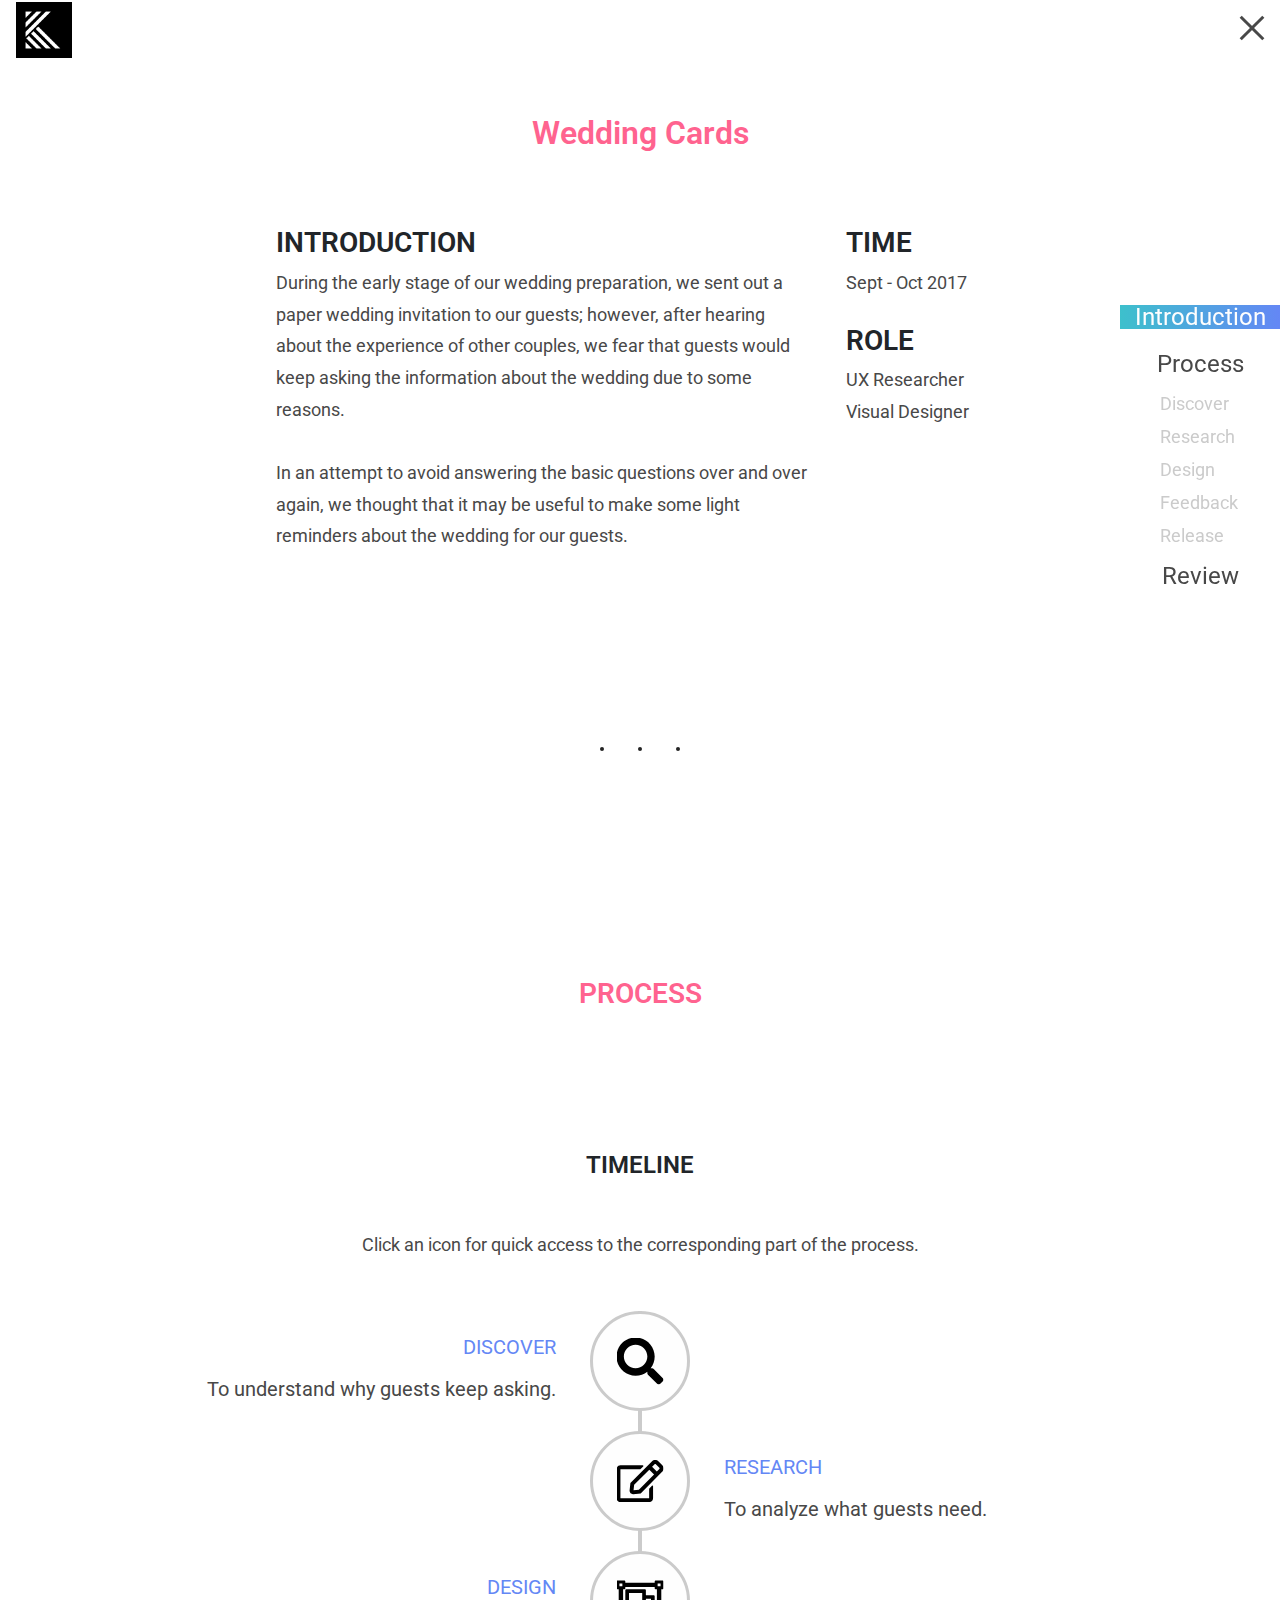
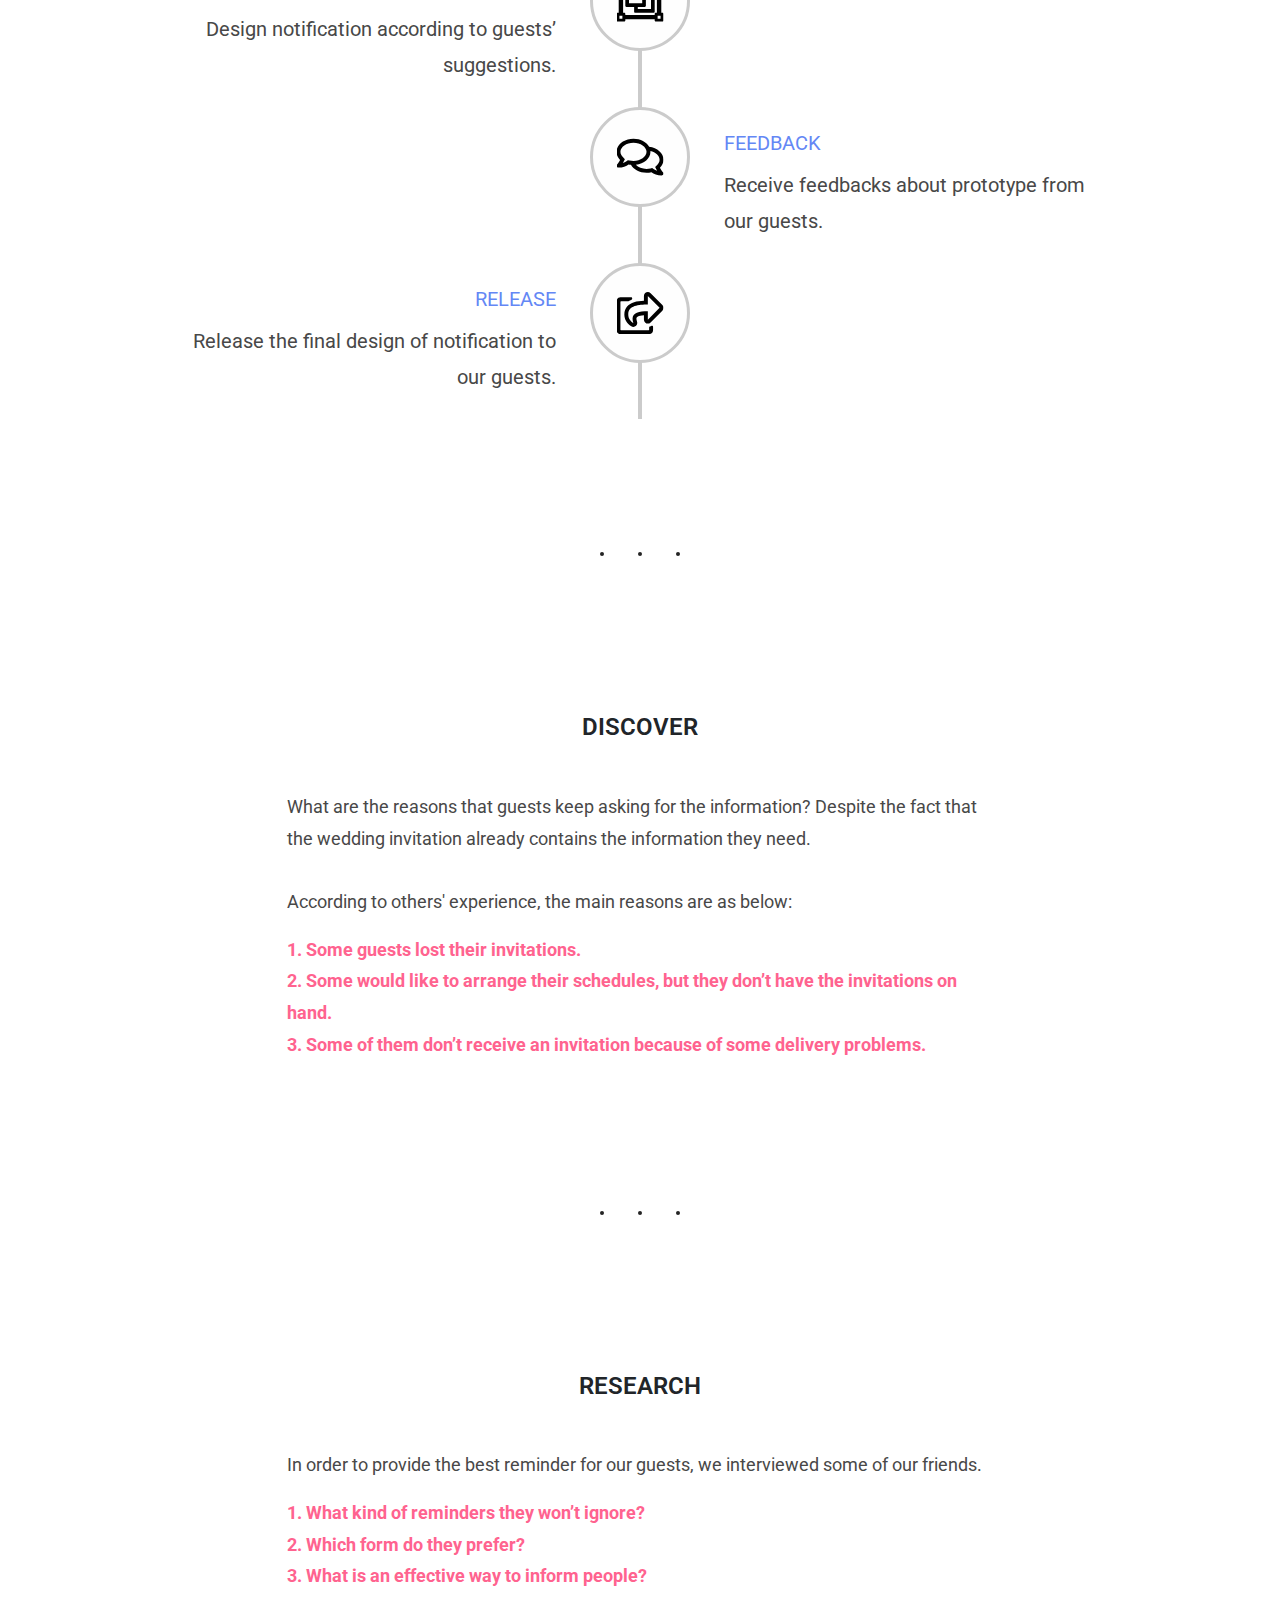
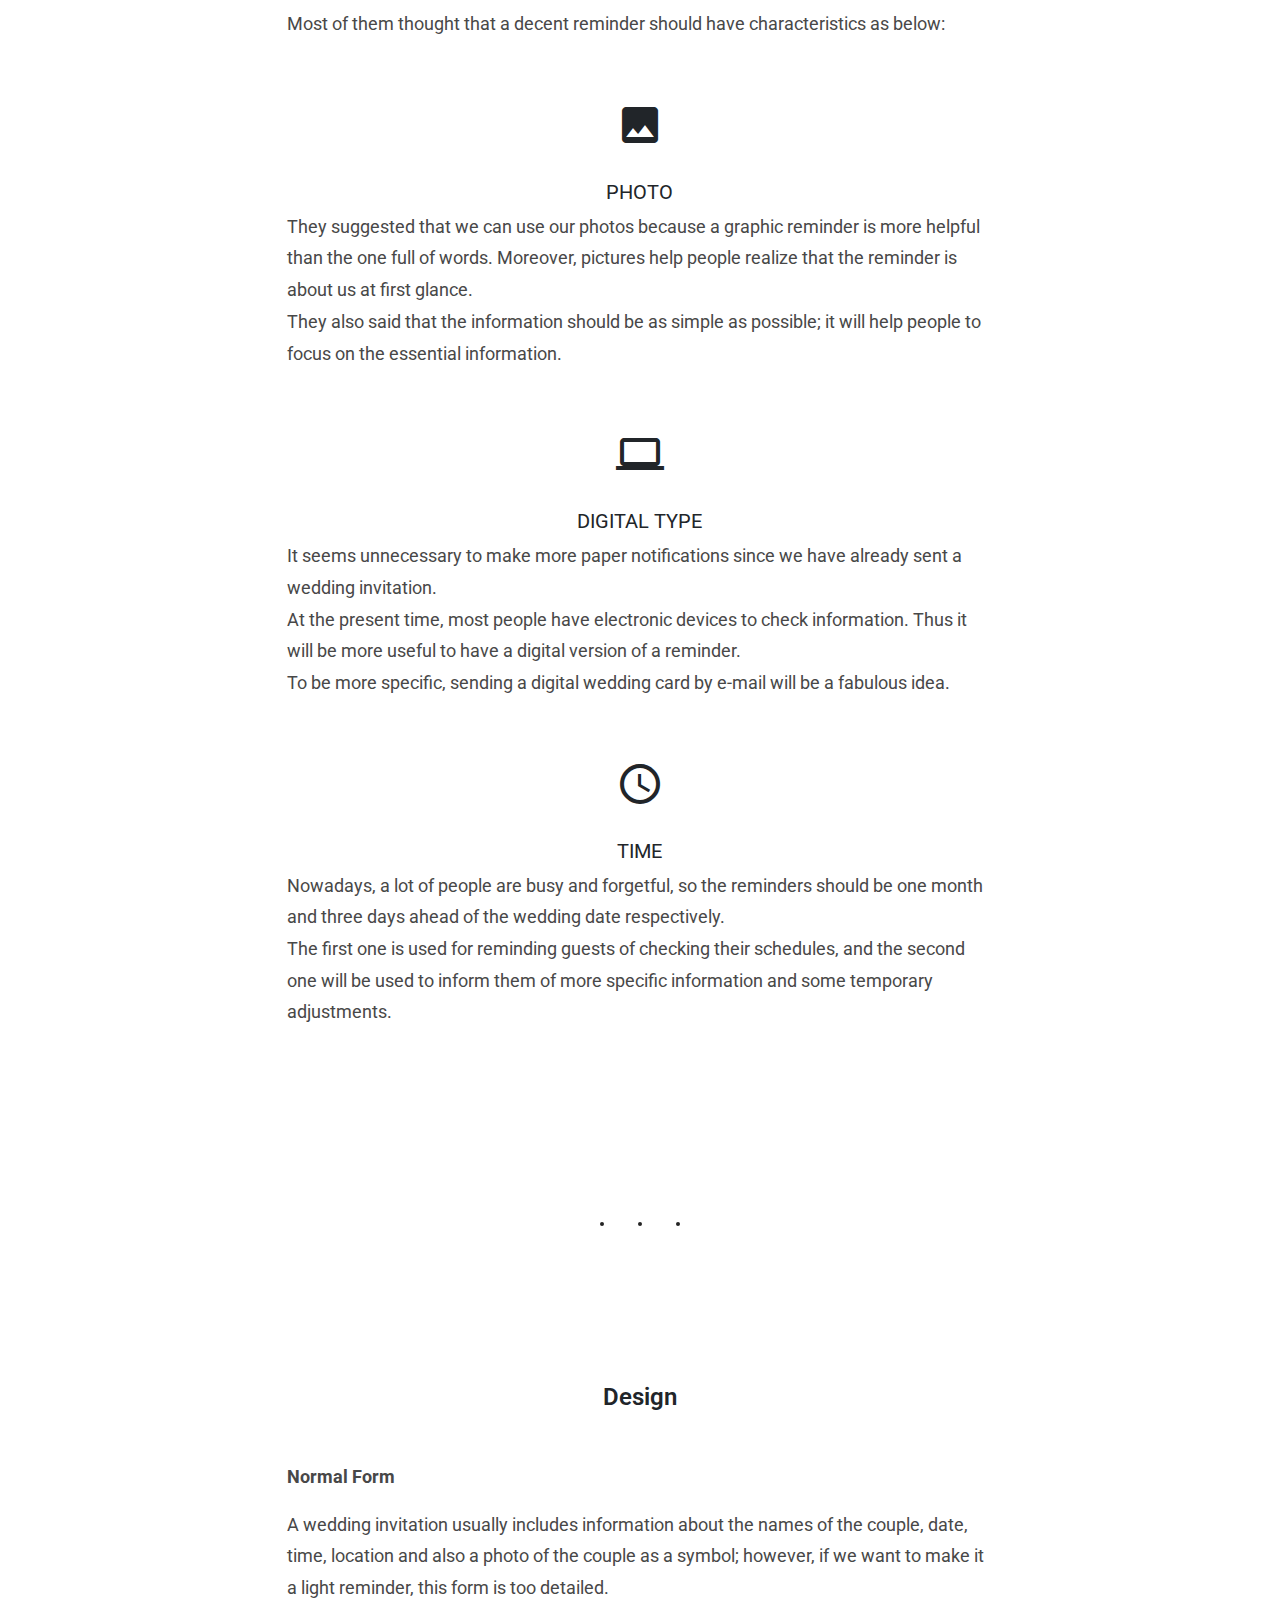
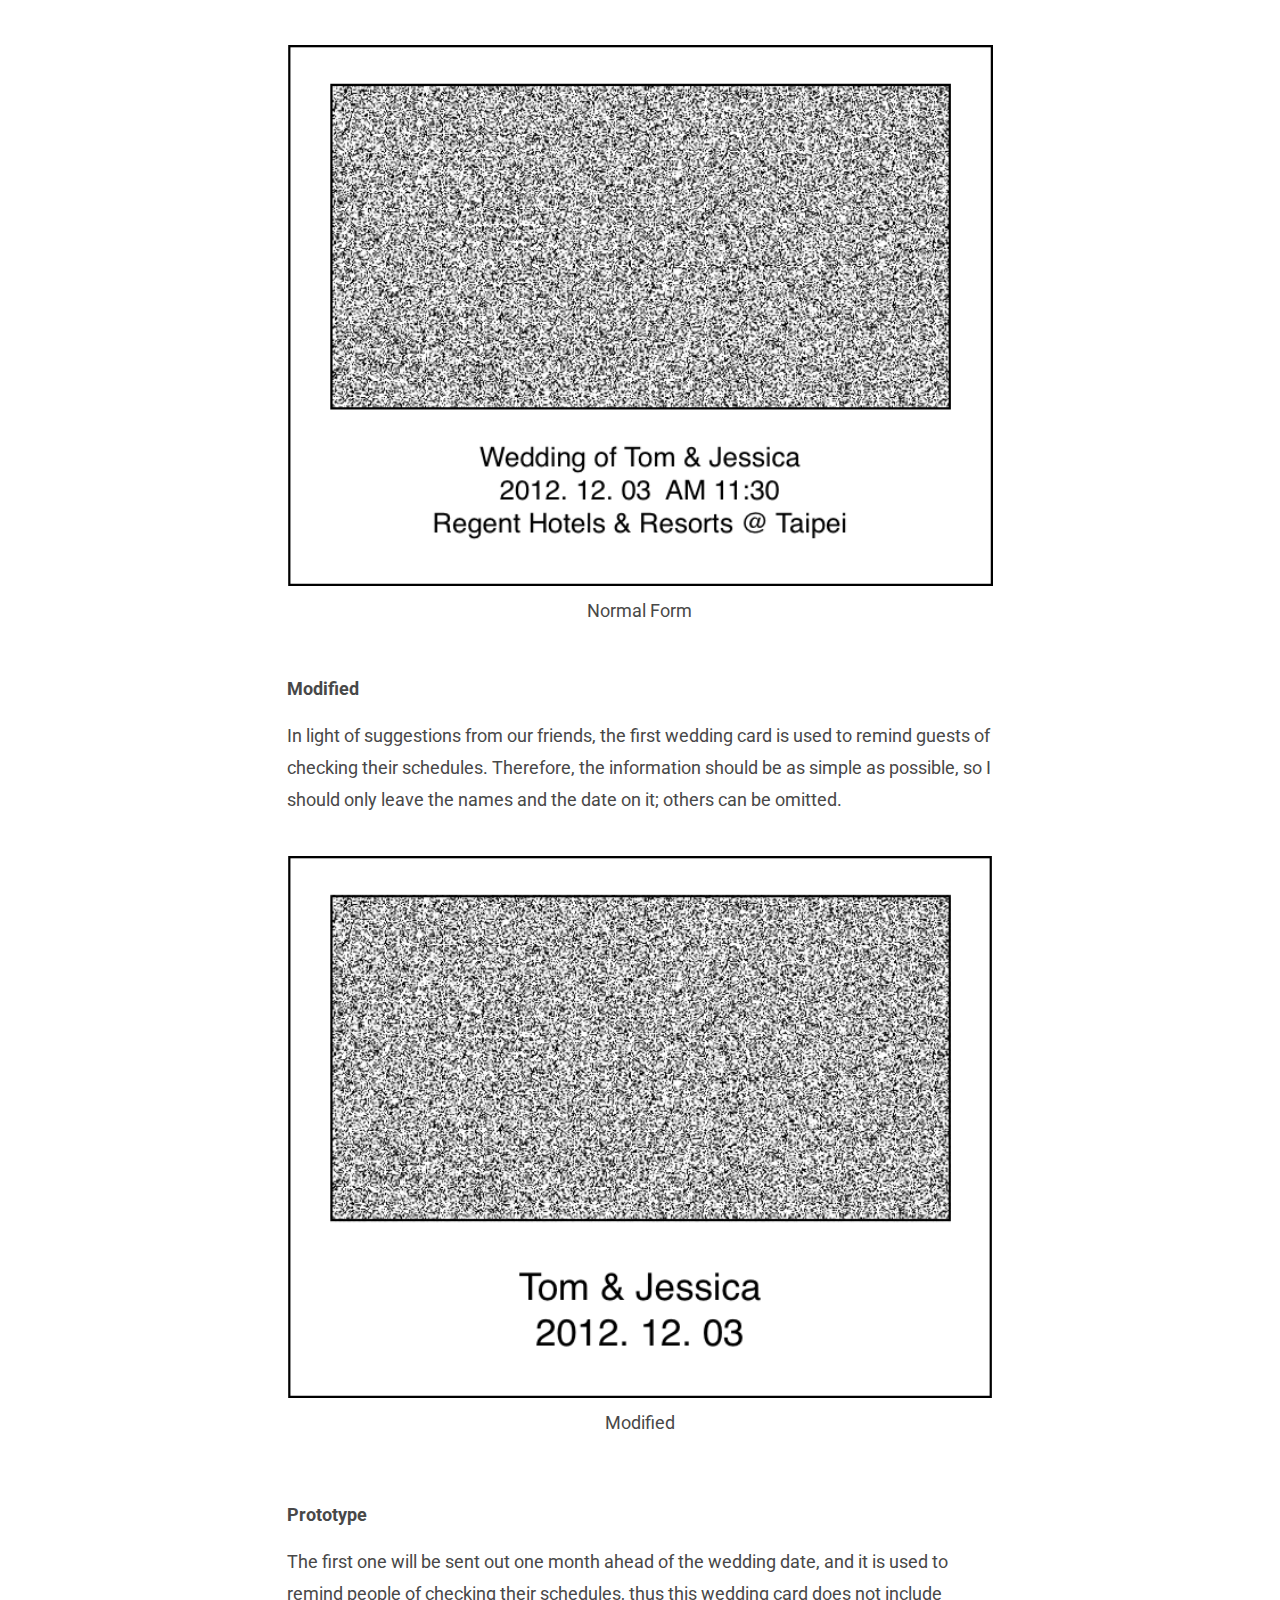
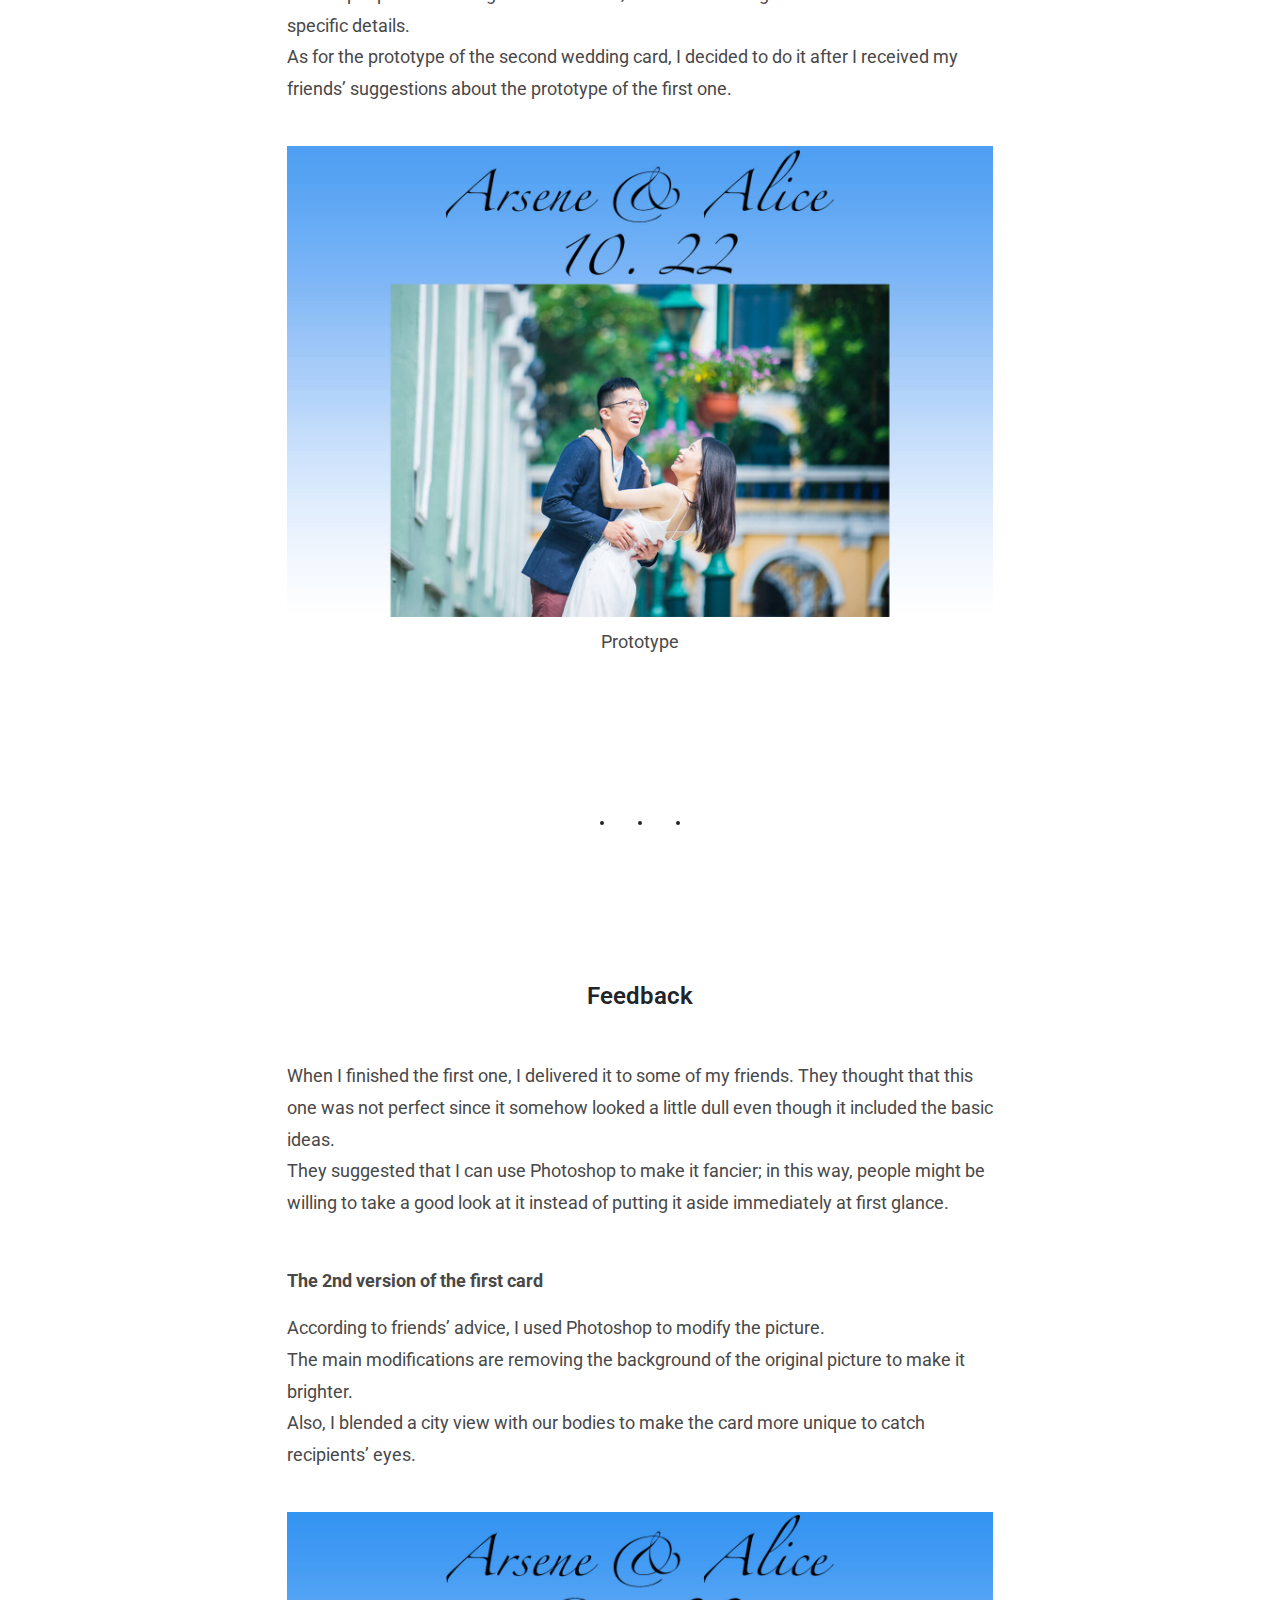
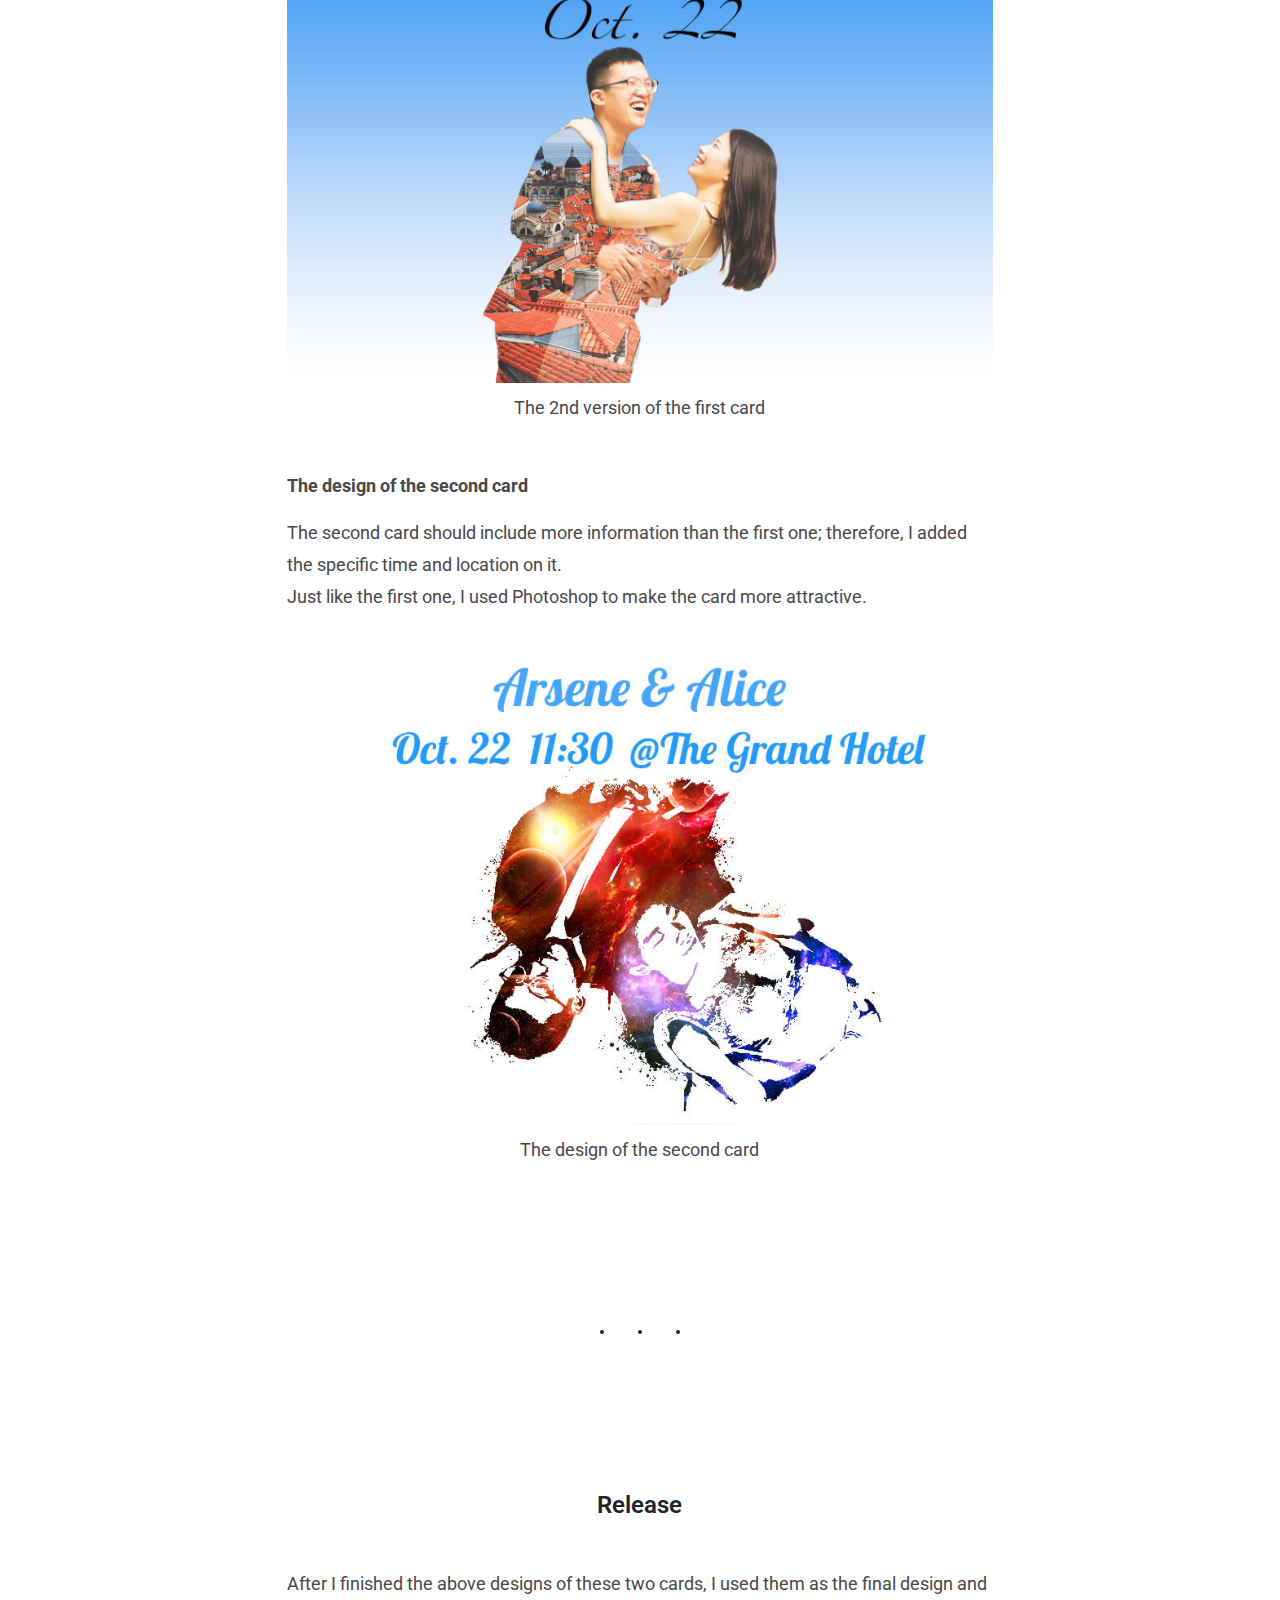
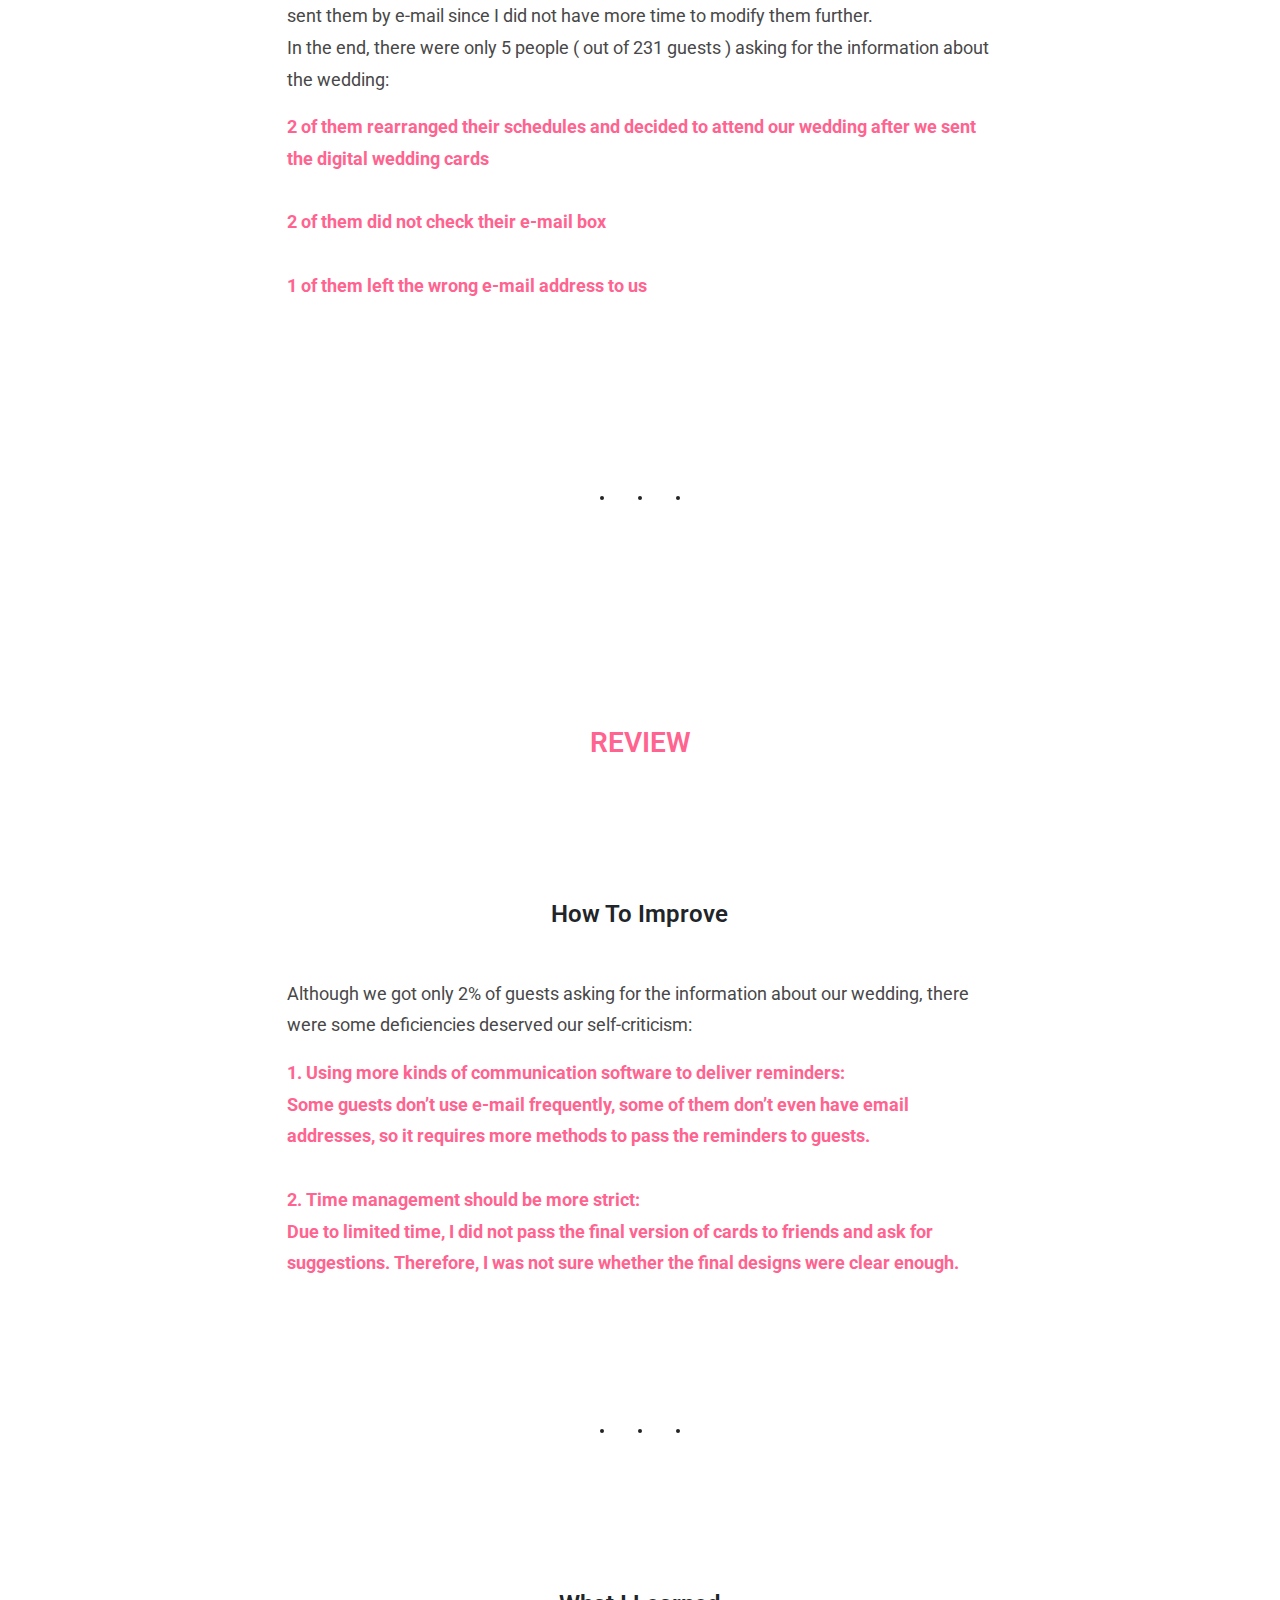
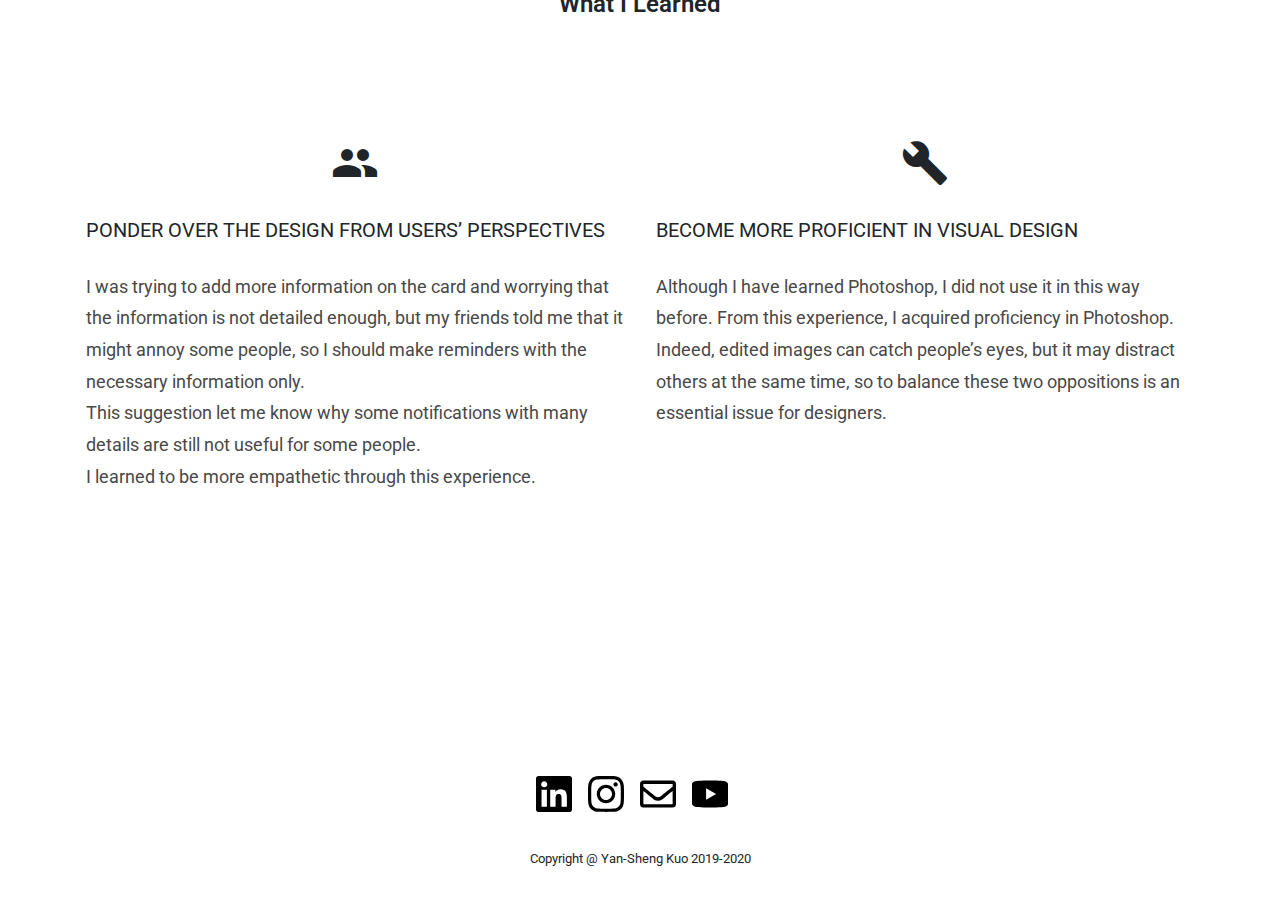
<file: weddingcards.html>
<!DOCTYPE html>
<html lang="zh-TW">
<head>
	<meta charset="UTF-8">
	<title>Wedding Cards - Yan-Sheng Kuo</title>
	<meta name="viewport" content="width=device-width, initial-scale=1.0,user-scalable=0">
	<link rel="icon" type="image/x-icon" href="images/LOGO/favicon.png">

	<!-- Bootstrap CSS-->
	<!-- <link rel="stylesheet" href="CSS/bootstrap.css"> -->
	<link rel="stylesheet" href="CSS/bootstrap-reboot.min.css">
	<link rel="stylesheet" href="CSS/bootstrap-grid.css">
	<!-- Font-awesome -->
	<!-- <link rel="stylesheet" href="CSS/all.min.css"> -->
	<!-- Google Font -->
	<link href="https://fonts.googleapis.com/icon?family=Material+Icons"
      rel="stylesheet">
	<!-- Custom CSS -->
	<link rel="stylesheet" href="CSS/base.css">
	<link rel="stylesheet" href="CSS/component.css">
</head>

<body data-target="#navbar-spy" data-spy="scroll">
	<div class="wrapper sub">
		<!-- Start header -->
		<nav>
			<div class="container">
				<div class="navbar navbar-collapse detail__header">
					<!-- LOGO -->
					<a href="index.html" class="navbar__logo"></a>

					<a href="#overlay" class="menu-toggle">
						<span></span>
						<span></span>
						<span></span>
					</a>
					<div id="overlay" class="side-nav popup-nav">
						<ul id="navbar-spy" class="nav nav__menu">
							<li class="nav-item"><a href="#introduction" class="nav-link side-nav__item text-capitalize"><span>Introduction</span></a></li>
							<li class="nav-item"><a href="#process" class="nav-link side-nav__item text-capitalize"><span>Process</span></a></li>
							<li class="nav-item"><a href="#discover" class="nav-link side-nav__item side-nav__subitem text-capitalize"><span>Discover</span></a></li>
							<li class="nav-item"><a href="#research" class="nav-link side-nav__item side-nav__subitem text-capitalize"><span>research</span></a></li>
							<li class="nav-item"><a href="#design" class="nav-link side-nav__item side-nav__subitem text-capitalize"><span>Design</span></a></li>
							<li class="nav-item"><a href="#feedback" class="nav-link side-nav__item side-nav__subitem text-capitalize"><span>Feedback</span></a></li>
							<li class="nav-item"><a href="#release" class="nav-link side-nav__item side-nav__subitem text-capitalize"><span>Release</span></a></li>
							<li class="nav-item"><a href="#review" class="nav-link side-nav__item text-capitalize"><span>Review</span></a></li>
						</ul>
						<a href="#!" class="popup-close">
							<span></span>
							<span></span>
						</a>
					</div>

					<!-- <div id="overlay" class="nav navbar__nav popup-nav">
						<ul id="navbar-spy" class="nav nav__menu">
  							<li class="nav-item"><a class="nav-link menu__item" href="#about"><span>ABOUT</span></a></li>
  							<li class="nav-item"><a class="nav-link menu__item" href="#portfolio"><span>PORTFOLIO</span></a></li>
  							<li class="nav-item"><a class="nav-link menu__item" href="#contact"><span>CONTACT</span></a></li>
  							<li class="nav-item"><a class="nav-link menu__item color-primary" href="YanshengKuo_Resume.pdf" target="_blank"><span>RESUME</span></a></li>
  						</ul>
						<a href="#!" class="popup-close">
							<span></span>
							<span></span>
						</a>
					</div> -->
					
					<a href="index.html#portfolio" class="close">
						<span></span>
						<span></span>
					</a>

				</div>
			</div>
		</nav>
		<!-- End header -->
		<!-- Side-nav -->
		
		<!-- Start main -->
		<section class="main">
			<!-- Start introduce -->
			<div class="project__introduce section spy-item" id="introduction">
				<div class="container">
					<h2 class="project__headline text-center">Wedding Cards</h2>
					<div class="row">
						<div class="col-lg-6 offset-lg-2">
							<div class="">
								<h3 class="project__title text-uppercase">introduction</h3>
								<p class="project__text">During the early stage of our wedding preparation, we sent out a paper wedding invitation to our guests; however, after hearing about the experience of other couples, we fear that guests would keep asking the information about the wedding due to some reasons.<br><br>In an attempt to avoid answering the basic questions over and over again, we thought that it may be useful to make some light reminders about the wedding for our guests.</p>
							</div>
						</div>
						<div class="col-lg-3">
							<div class="">
								<h3 class="project__title text-uppercase">time</h3>
								<p class="project__text">Sept - Oct 2017</p>
								<h3 class="project__title text-uppercase">role</h3>
								<p class="project__text">UX Researcher<br>Visual Designer</p>
							</div>
						</div>
					</div>
				</div>
			</div>
			<!-- End introduce -->
			
			<div class="divider">
				<div class="dot1"></div>
				<div class="dot2"></div>
				<div class="dot3"></div>
			</div>

			<!-- Start process -->
			<div class="process section spy-item" id="process">
				<!-- Start timeline -->
				<h3 class="project__headline text-uppercase text-center">PROCESS</h3>
				<div class="timeline-container sub-section">
					<h4 class="project__subtitle text-center text-uppercase">Timeline</h4>
					<p class="project__subtitle text-center">Click an icon for quick access to the corresponding part of the process.</p>
					<div class="timeline-group">
						<div class="timeline"></div>
						<div class="timeline-cards">
							<!-- discover -->
							<div class="timeline-cards__row">
								<a href="#discover" class="timeline__icon">
									<img src="images/regular_icon/search.svg" alt="" sizes="" class="image">
								</a>
								<div class="timeline-card">
									<h5 class="timeline-card__title color-primary text-uppercase">discover</h5>
									<p class="timeline-card__text">To understand why guests keep asking.</p>
								</div>
							</div>
							<!-- research -->
							<div class="timeline-cards__row">
								<a href="#research" class="timeline__icon">
									<img src="images/regular_icon/edit.svg" alt="" sizes="" class="image">
								</a>
								<div class="timeline-card">
									<h5 class="timeline-card__title color-primary text-uppercase">research</h5>
									<p class="timeline-card__text">To analyze what guests need.</p>
								</div>
							</div>
							<!-- design -->
							<div class="timeline-cards__row">
								<a href="#design" class="timeline__icon">
									<img src="images/regular_icon/object-group.svg" alt="" sizes="" class="image">
								</a>
								<div class="timeline-card">
									<h5 class="timeline-card__title color-primary text-uppercase">design</h5>
									<p class="timeline-card__text">Design notification according to guests’ suggestions.</p>
								</div>
							</div>
							<!-- feedback -->
							<div class="timeline-cards__row">
								<a href="#feedback" class="timeline__icon">
									<img src="images/regular_icon/comments.svg" alt="" sizes="" class="image">
								</a>
								<div class="timeline-card">
									<h5 class="timeline-card__title color-primary text-uppercase">feedback</h5>
									<p class="timeline-card__text">Receive feedbacks about prototype from our guests.</p>
								</div>
							</div>
							<!-- release -->
							<div class="timeline-cards__row">
								<a href="#release" class="timeline__icon">
									<img src="images/regular_icon/share-square.svg" alt="" sizes="" class="image">
								</a>
								<div class="timeline-card">
									<h5 class="timeline-card__title color-primary text-uppercase">release</h5>
									<p class="timeline-card__text">Release the final design of notification to our guests.</p>
								</div>
							</div>
						</div>
					</div>
				</div>
				<!-- End timeline -->
				
				<div class="divider">
					<div class="dot1"></div>
					<div class="dot2"></div>
					<div class="dot3"></div>
				</div>

				<!-- Start process description -->

				<div class="container">
					<!-- Start discover detail -->
					<div id="discover" class="sub-section">
						<div class="col-md-8 offset-md-2">
							<h4 class="project__subtitle text-center text-uppercase">Discover</h4>
							<p class="project__text">What are the reasons that guests keep asking for the information? Despite the fact that the wedding invitation already contains the information they need.
							<br><br>According to others' experience, the main reasons are as below:</p>
							<p class="project__text color-secondary font-weight-bold">1. Some guests lost their invitations.<br>2. Some would like to arrange their schedules, but they don’t have the invitations on hand.<br>3. Some of them don’t receive an invitation because of some delivery problems.</p>
						</div>
							
					</div>
					<!-- End discover detail -->

					<div class="divider">
						<div class="dot1"></div>
						<div class="dot2"></div>
						<div class="dot3"></div>
					</div>

					<!-- Start research detail -->
					<div id="research" class="sub-section">
						<div class="col-md-8 offset-md-2">
							<h4 class="project__subtitle text-center text-uppercase">Research</h4>
							<p class="project__text">In order to provide the best reminder for our guests, we interviewed some of our friends.</p>
							<p class="project__text color-secondary font-weight-bold">1. What kind of reminders they won’t ignore?<br>2. Which form do they prefer?<br>3. What is an effective way to inform people?</p>
							<p class="project__text">Most of them thought that a decent reminder should have characteristics as below:</p>
							<!-- row -->
							<div class="project__row__item">
								<div class="text-center">
									<i class="material-icons md-48">photo</i>
								</div>
								<h5 class="text-center text-uppercase">photo</h5>
								<p class="project__text text-left">They suggested that we can use our photos because a graphic reminder is more helpful than the one full of words. Moreover, pictures help people realize that the reminder is about us at first glance.<br> They also said that the information should be as simple as possible; it will help people to focus on the essential information.</p>
							</div>
							<div class="project__row__item">
								<div class="text-center">
									<i class="material-icons md-48">computer</i>
								</div>
								<h5 class="text-center text-uppercase">digital type</h5>
								<p class="project__text text-left">It seems unnecessary to make more paper notifications since we have already sent a wedding invitation.<br>At the present time, most people have electronic devices to check information. Thus it will be more useful to have a digital version of a reminder.<br>To be more specific, sending a digital wedding card by e-mail will be a fabulous idea.</p>
							</div>
							<div class="project__row__item">
								<div class="text-center">
									<i class="material-icons md-48">access_time</i>
								</div>
								<h5 class="text-center text-uppercase">Time</h5>
								<p class="project__text text-left">Nowadays, a lot of people are busy and forgetful, so the reminders should be one month and three days ahead of the wedding date respectively.<br>The first one is used for reminding guests of checking their schedules, and the second one will be used to inform them of more specific information and some temporary adjustments.</p>
							</div>
						</div>
							
					</div>
					<!-- End research detail -->

					<div class="divider">
						<div class="dot1"></div>
						<div class="dot2"></div>
						<div class="dot3"></div>
					</div>

					<!-- Start design detail -->
					<div id="design" class="sub-section">
						<div class="col-md-8 offset-md-2">
							<h4 class="project__subtitle text-center text-capitalize">design</h4>
							<!-- Normal -->
							<div class="paddingBottom30">
								<p class="font-weight-bold">Normal Form</p>
								<p class="project__text">A wedding invitation usually includes information about the names of the couple, date, time, location and also a photo of the couple as a symbol; however, if we want to make it a light reminder, this form is too detailed.</p>
								<div class="img-container">
									<img class="image project__img" src="images/project/wedding_cards/Normal.png" alt="">
								</div>
								<p class="text-center">Normal Form</p>
							</div>
							<!-- Modified -->
							<div class="paddingBottom30">
								<p class="font-weight-bold">Modified</p>
								<p class="project__text">In light of suggestions from our friends, the first wedding card is used to remind guests of checking their schedules. Therefore, the information should be as simple as possible, so I should only leave the names and the date on it; others can be omitted.</p>
								<div class="marginTop30 marginBottom30">
									<div class="img-container">
										<img class="image project__img" src="images/project/wedding_cards/Modified.png" alt="">
									</div>
									<p class="text-center">Modified</p>
								</div>
							</div>
							<!-- Prototype -->
							<div class="">
								<p class="font-weight-bold">Prototype</p>
								<p class="project__text">The first one will be sent out one month ahead of the wedding date, and it is used to remind people of checking their schedules, thus this wedding card does not include specific details.<br>As for the prototype of the second wedding card, I decided to do it after I received my friends’ suggestions about the prototype of the first one.</p>
								<div class="marginTop30 marginBottom30">
									<div class="img-container">
										<img class="image project__img" src="images/project/wedding_cards/DoubleExposure2-origin.jpg" alt="">
									</div>
									<p class="text-center">Prototype</p>
								</div>	
							</div>
						</div>
					</div>
						
					<!-- End design detail -->

					<div class="divider">
						<div class="dot1"></div>
						<div class="dot2"></div>
						<div class="dot3"></div>
					</div>

					<!-- Start feedback detail -->
					<div id="feedback" class="sub-section">
						<div class="col-md-8 offset-md-2">
							<h4 class="project__subtitle text-center text-capitalize">feedback</h4>
							<p class="project__text paddingBottom30">When I finished the first one, I delivered it to some of my friends. They thought that this one was not perfect since it somehow looked a little dull even though it included the basic ideas.<br>They suggested that I can use Photoshop to make it fancier; in this way, people might be willing to take a good look at it instead of putting it aside immediately at first glance.</p>
							<!-- The 2nd version of the first card -->
							<div class="paddingBottom30">
								<p class="font-weight-bold">The 2nd version of the first card</p>
								<p class="project__text">According to friends’ advice, I used Photoshop to modify the picture.<br>The main modifications are removing the background of the original picture to make it brighter.<br>Also, I blended a city view with our bodies to make the card more unique to catch recipients’ eyes.</p>
								<div class="img-container">
									<img class="image project__img" src="images/project/wedding_cards/DoubleExposure2.jpg" alt="">
								</div>
								<p class="text-center">The 2nd version of the first card</p>
							</div>
							<!-- The design of the second card -->
							<div class="">
								<p class="font-weight-bold">The design of the second card</p>
								<p class="project__text">The second card should include more information than the first one; therefore, I added the specific time and location on it.<br>Just like the first one, I used Photoshop to make the card more attractive.</p>
								<div class="marginTop30 marginBottom30">
									<div class="img-container">
										<img class="image project__img" src="images/project/wedding_cards/SplatterPhotoEffect.jpg" alt="">
									</div>
									<p class="text-center">The design of the second card</p>
								</div>	
							</div>
						</div>
					</div>
					<!-- End feedback detail -->

					<div class="divider">
						<div class="dot1"></div>
						<div class="dot2"></div>
						<div class="dot3"></div>
					</div>

					<!-- Start release detail -->
					<div id="release" class="sub-section">
						<div class="col-md-8 offset-md-2">
							<h4 class="project__subtitle text-center text-capitalize">release</h4>
							<p class="project__text">After I finished the above designs of these two cards, I used them as the final design and sent them by e-mail since I did not have more time to modify them further.<br>In the end, there were only 5 people ( out of 231 guests ) asking for the information about the wedding:</p>
							<p class="project__text color-secondary font-weight-bold">2 of them rearranged their schedules and decided to attend our wedding after we sent the digital wedding cards<br><br>2 of them did not check their e-mail box<br><br>1 of them left the wrong e-mail address to us</p>
							</div>
						</div>	
					</div>
						
					<!-- End release detail -->
				</div>
			</div>
				<!-- End process description -->

			<!-- End process -->
			
			<div class="divider">
				<div class="dot1"></div>
				<div class="dot2"></div>
				<div class="dot3"></div>
			</div>

			<!-- Start review -->
			<div class="review section spy-item" id="review">
				<!-- Start improving -->
				<h3 class="project__headline text-uppercase text-center">review</h3>
				<div class="container sub-section">
					<div class="col-md-8 offset-md-2">
						<h4 class="project__subtitle text-center text-capitalize">How to improve</h4>
						<p class="project__text">Although we got only 2% of guests asking for the information about our wedding, there were some deficiencies deserved our self-criticism:</p>
						<p class="project__text color-secondary font-weight-bold">1. Using more kinds of communication software to deliver reminders:<br> Some guests don’t use e-mail frequently, some of them don’t even have email addresses, so it requires more methods to pass the reminders to guests.<br><br>2. Time management should be more strict:<br>Due to limited time, I did not pass the final version of cards to friends and ask for suggestions. Therefore, I was not sure whether the final designs were clear enough.</p>
					</div>
						
				</div>
				<!-- End improving -->

					<div class="divider">
						<div class="dot1"></div>
						<div class="dot2"></div>
						<div class="dot3"></div>
					</div>

				<!-- Start learning -->
				<div class="container sub-section">
					<h4 class="project__subtitle text-center text-capitalize">What i learned</h4>
					<div class="row project__row ">
						<div class="col-lg-6">
							<div class="project__row__item">
								<div class="text-center">
									<i class="material-icons md-48">people</i>
								</div>
								<h5 class="text-left text-uppercase marginBottom30">Ponder over the design from users’ perspectives</h5>
								<p class="project__text text-left">I was trying to add more information on the card and worrying that the information is not detailed enough, but my friends told me that it might annoy some people, so I should make reminders with the necessary information only.<br>This suggestion let me know why some notifications with many details are still not useful for some people.<br>I learned to be more empathetic through this experience.</p>
							</div>
						</div>
						<div class="col-lg-6">
							<div class="project__row__item">
								<div class="text-center">
									<i class="material-icons md-48">build</i>
								</div>
								<h5 class="text-left text-uppercase marginBottom30">Become more proficient in Visual Design</h5>
								<p class="project__text text-left">Although I have learned Photoshop, I did not use it in this way before. From this experience, I acquired proficiency in Photoshop.<br>Indeed, edited images can catch people’s eyes, but it may distract others at the same time, so to balance these two oppositions is an essential issue for designers.</p>
							</div>
						</div>
					</div>
				</div>
				<!-- End learning -->
			</div>
			<!-- End review -->

		</section>
		<!-- End main -->

		<!-- Start footer -->
		<footer>
			<div class="footer">
				<div class="container">
					<div class="row">
						<div class="col-md-12 social">
							<ul class="list-line footer__icon-group">
								<li>
									<a href="http://www.linkedin.com/in/yanshengkuo" target="_blank" class="icon-btn">
										<i class="icon icon-linkin"></i>
									</a>
								</li>
								<li>
									<a href="https://www.instagram.com/arsene_alibi/" target="_blank" class="icon-btn">
										<i class="icon icon-ig"></i>
									</a>
								</li>
								<li>
									<a href="mailto:crowley3141@hotmail.com" class="icon-btn">
										<i class="icon icon-mail"></i>
									</a>
								</li>
								<li>
									<a href="https://www.youtube.com/channel/UCNF2yMOSIcILpJAUNNKGM3w?view_as=subscriber" target="_blank" class="icon-btn">
										<i class="icon icon-youtube"></i>
									</a>
								</li>
							</ul>
						</div>
					</div>
					<div class="row">
						<div class="copyright text-center">Copyright @ Yan-Sheng Kuo 2019-2020</div>
					</div>
				</div>
			</div>
		</footer>
		<!-- End footer -->
	</div>


	<!-- JS -->
	<script src="js/jquery-3.4.1.min.js"></script>
	<!-- Bootstrap JS -->
	<script src="js/bootstrap.min.js"></script>
</body>
</html>
</file>
<file: CSS/component.css>
/*
 * You can say something about your file if you need it!
 */
/*-------------------------*/
/* $Catalog 
---------------------------*/
/** 
 * Globel
 * Elements
 * Header
 * About
 * Portfolio
 * Contact
 * Footer
**/


/*-------------------------*/
/* $Globel
---------------------------*/

/*-------------------------*/
/* $Elements
---------------------------*/

/* btn 
---------------------*/
/* normal */

.btn {
  display: inline-block;
  font-weight: 400;
  color: #212529;
  text-align: center;
  vertical-align: middle;
  -webkit-user-select: none;
  -moz-user-select: none;
  -ms-user-select: none;
  user-select: none;
  background-color: transparent;
  border: 1px solid transparent;
  padding: 0.375rem 0.75rem;
  font-size: 1rem;
  line-height: 1.5;
  border-radius: 0.25rem;
  transition: color 0.15s ease-in-out, background-color 0.15s ease-in-out, border-color 0.15s ease-in-out, box-shadow 0.15s ease-in-out;
}

@media (prefers-reduced-motion: reduce) {
  .btn {
    transition: none;
  }
}

.btn:hover {
  color: #212529;
  text-decoration: none;
}

.btn:focus, .btn.focus {
  outline: 0;
  box-shadow: 0 0 0 0.2rem rgba(0, 123, 255, 0.25);
}

.btn-primary {
  color: #fff;
  background-color: #007bff;
  border-color: #007bff;
}

.btn-primary:hover {
  color: #fff;
  background-color: #0069d9;
  border-color: #0062cc;
}

.btn-primary:focus, .btn-primary.focus {
  box-shadow: 0 0 0 0.2rem rgba(38, 143, 255, 0.5);
}

.btn-lg, .btn-group-lg > .btn {
  padding: 0.5rem 1rem;
  font-size: 1.25rem;
  line-height: 1.5;
  border-radius: 0.3rem;
}

.btn-sm, .btn-group-sm > .btn {
  padding: 0.25rem 0.5rem;
  font-size: 0.875rem;
  line-height: 1.5;
  border-radius: 0.2rem;
}

/* icon */
.icon{
    display: inline-block;
    vertical-align: middle;
    width: 36px;
    height: 36px;
    background-size: cover;
    background-position: center;
    margin-bottom: 10px;
}
.icon-linkin{
    background-image: url('../images/brand_icon/linkedin.svg');
}
.icon-ig{
    background-image: url('../images/brand_icon/instagram.svg');
}
.icon-mail{
    background-image: url('../images/regular_icon/envelope-regular.svg');
}
.icon-youtube{
    background-image: url('../images/brand_icon/youtube.svg');
}
/* icon btn */
.icon-btn{
    display: inline-block;
    vertical-align: top;
    transition: all .3s;
}
.icon-btn:hover{
    transform: translateY(-20%);
}

/* cards 
---------------------*/
/* card */
.card {
  position: relative;
  display: -ms-flexbox;
  display: flex;
  -ms-flex-direction: column;
  flex-direction: column;
  min-width: 0;
  word-wrap: break-word;
  background-clip: border-box;
  border-radius: 0.25rem;
}
.card-img-top {
  width: 100%;
}
.card-body {
  -ms-flex: 1 1 auto;
  flex: 1 1 auto;
  padding: 1.25rem;
  padding-top: 0.5rem;
  display: none;
}
@media (max-width: 991px){
  .card-body{
    display: inherit;
  }
}
/* layout 
---------------------*/
/* setting */
.divider{
    margin: 30px auto 60px auto;
    text-align: center;
}
.dot1, .dot2{
    margin-right: 30px;
}
.dot1, .dot2, .dot3{
    display: inline-block;
    width: 4px;
    height: 4px;
    background-color: #242424;
    border-radius: 50%;
    -moz-border-radius: 50%;
    -webkit-border-radius: 50%;
}
.section{
    padding-top: 15vh;
    padding-bottom: 15vh;
}
.sub-section{
    padding-top: 10vh;
    padding-bottom: 10vh;
}
.section .sub-section:last-child{
    padding-bottom: 0;
}
/* image 
---------------------*/
.img-container .image{
    width: 100%;
    margin-top: 40px;
    display: block;
}
.imgbox__inner{
  width: 100%;
  padding-top: 100%;
  position: relative;
}
.imgbox__inner .imgbox__inner--4-3{
  padding-top: calc(100% * 3 / 4);
}
.imgbox__inner .image{
  position: absolute;
  top: 0;
  left: 0;
  width: 100%;
  height: 100%;
  background-size: cover;
  background-position: center;
}
/*-------------------------*/
/* $Header
---------------------------*/
/*.header{
    position: fixed;
    top: 0;
    left: 0;
    width: 100%;
    z-index: 100;
    background-color: #cbcbcb;
}*/
@media (max-width: 768px){
    .navbar--collapse{
        margin-right: -15px;
        margin-left: -15px;
    }
}
.detail__header{
    background-color: rgba(256,256,256,0.5);
}
/* navbar 
---------------------*/
.navbar {
  display: -ms-flexbox;
  display: flex;
  -ms-flex-wrap: wrap;
  flex-wrap: wrap;
  -ms-flex-align: center;
  align-items: center;
  -ms-flex-pack: justify;
  justify-content: space-between;
  padding: 0.1rem 1rem;
  background-color: #fff;
  position: fixed;
  top: 0;
  right: 0;
  left: 0;
  z-index: 1030;
}
.navbar > .container,
.navbar > .container-fluid {
  display: -ms-flexbox;
  display: flex;
  -ms-flex-wrap: wrap;
  flex-wrap: wrap;
  -ms-flex-align: center;
  align-items: center;
  -ms-flex-pack: justify;
  justify-content: space-between;
}
.navbar__logo{
  display: inline-block;
  width: 56px;
  height: 56px;
  background: url('../images/LOGO/YK_LOGO_80px.png') #000000;
  background-repeat: no-repeat;
  background-position: center;
  background-size: 50px;
  float: left;
  transition: all .3s;
}
.navbar-brand {
  display: inline-block;
  padding-top: 0.3125rem;
  padding-bottom: 0.3125rem;
  /*margin-right: 1rem;*/
  font-size: 1.25rem;
  line-height: inherit;
  white-space: nowrap;
  transition: all 0.3s;
}
.navbar-collapse {
  -ms-flex-preferred-size: 100%;
  flex-basis: 100%;
  -ms-flex-positive: 1;
  flex-grow: 1;
  -ms-flex-align: center;
  align-items: center;
}
.navbar__name{
    display: block;
    padding: 12px;
    float: left;
    color: #6487f5;
    font-weight: 800;
    line-height: 32px;
    font-size: 24px;
}
.navbar__nav{
    float: right;
}
.nav__menu{
    float: left;
}
.nav__menu li{
    float: left;
}
.nav__menu .menu__item{
    display: block;
    padding: 12px;
    font-weight: 800;
    line-height: 32px;
    font-size: 18px;
    letter-spacing: 2px;
    transition: all .2s;
}
/*@media (max-width: px){
  .nav__menu .menu__item{}
}*/
/*.menu__item span{}
.menu__item span:hover{}
.nav__menu .active span{}*/
.nav .menu__item.active{
    color: #fefefe;
}
.nav__menu .menu__item:hover{
    color: #ff638f;
}

.nav__menu .menu__item:before{
    content: "";
    position: absolute;
    right: 0;
    bottom: 0;
    height: 0%;
    width: 100%;
    background-color: #6487f5;
 /*   background: -webkit-linear-gradient(left,#3dc0cc,#6487f5);
    background: -o-linear-gradient(left,#3dc0cc,#6487f5);
    background: -moz-linear-gradient(left,#3dc0cc,#6487f5);
    background: linear-gradient(left,#3dc0cc,#6487f5);*/
/*    background: -webkit-radial-gradient(circle,white,#6487f5);
    background: -o-radial-gradient(circle,white,#6487f5);
    background: -moz-radial-gradient(circle,white,#6487f5);
    background: radial-gradient(circle,white,#6487f5);*/
    transition: all 0.2s;
}
.nav__menu .menu__item.active:before{
    height: 100%;
}
.close{
    position: absolute;
    top: 0;
    right: 0;
    width: 56px;
    height: 56px;
    display: inline-block;
    padding: 12px;
    padding-top: 16px;
}
@media (max-width: 1200px){
  .sub .close{display: none;}
}
.close span{
    height: 3px;
    width: 32px;
    background-color: #484848;
    position: absolute;
    top: 50%;
}
.close span:nth-child(1){
    transform: translateY(-50%) rotate(45deg);
}
.close span:nth-child(2){
    transform: translateY(-50%) rotate(-45deg);
}

/* menu-toggle 
---------------------*/
.menu-toggle{
    position: absolute;
    top: 0;
    right: 0;
    width: 56px;
    height: 100%;
    display: inline-block;
    padding: 12px;
    padding-top: 16px;
}
@media(min-width: 769px){
    .main .menu-toggle{
        display: none;
    }
}
@media(min-width: 1200px){
    .sub .menu-toggle{
        display: none;
    }
}
.menu-toggle span{
    display: block;
    width: 100%;
    height: 2px;
    background-color: #484848;
    margin-bottom: 8px;
}
/* popup-nav
---------------------*/

@media (max-width: 768px){
    .main .popup-nav{
        position: fixed;
        top: 0;
        left: 0;
        width: 100%;
        /*height: 50%;*/
        background-color: #fefefe;
        box-shadow: 0 3px 10px rgba(0,0,0,0.3);
        visibility: hidden;
        transition: all 0.3s;
    }
    .main #overlay:target{
        opacity: 1;
        visibility: visible;
    }
    .main .popup-nav .nav__menu{
        float: none;
        padding-top: 56px;
    }
    .main .popup-nav .nav__menu li{
        float: none;
        text-align: center;
        /*padding-top: 16px;*/
    }
    .main .nav__menu .menu__item{
        line-height: 18px;
    }
    .main .popup-nav .menu__item{
        text-align: center;
        /*letter-spacing: 5px;*/
        padding: 16px;
    }
        /* popup-close */
    .main .popup-close{
        position: absolute;
        top: 0;
        right: 0;
        width: 56px;
        height: 56px;
        display: inline-block;
        padding: 12px;
        padding-top: 16px;
    }
    .main .popup-close span{
        height: 3px;
        width: 32px;
        background-color: #484848;
        position: absolute;
        top: 50%;
    }
    .main .popup-close span:nth-child(1){
        transform: translateY(-50%) rotate(45deg);
    }
    .main .popup-close span:nth-child(2){
        transform: translateY(-50%) rotate(-45deg);
    }
}
.nav__menu .menu__item{
    display: block;
    padding: 12px;
    font-weight: 800;
    line-height: 32px;
    font-size: 18px;
    letter-spacing: 2px;
    transition: all .2s;
}
@media (max-width: 1200px){
    .sub .popup-nav{
        position: fixed;
        top: 0;
        left: 0;
        width: 100%;
        /*height: 50%;*/
        background-color: #fefefe;
        box-shadow: 0 3px 10px rgba(0,0,0,0.3);
        visibility: hidden;
        transition: all 0.3s;
    }
    .sub #overlay:target{
        opacity: 1;
        visibility: visible;
    }
    .sub .popup-nav .nav__menu{
        float: none;
        padding-top: 56px;
    }
    .sub .popup-nav .nav__menu li{
        float: none;
        text-align: center;
        /*padding-top: 16px;*/
    }
    .sub .nav__menu .menu__item{
        line-height: 18px;
    }
    .sub .popup-nav .menu__item{
        text-align: center;
        /*letter-spacing: 5px;*/
        padding: 16px;
    }
        /* popup-close */
    .sub .popup-close{
        position: absolute;
        top: 0;
        right: 0;
        width: 56px;
        height: 56px;
        display: inline-block;
        padding: 12px;
        padding-top: 16px;
    }
    .sub .popup-close span{
        height: 3px;
        width: 32px;
        background-color: #484848;
        position: absolute;
        top: 50%;
    }
    .sub .popup-close span:nth-child(1){
        transform: translateY(-50%) rotate(45deg);
    }
    .sub .popup-close span:nth-child(2){
        transform: translateY(-50%) rotate(-45deg);
    }
}
/*-------------------------*/
/* $Side-nav
---------------------------*/
.side-nav{
    position: fixed;
    right: 0;
    top: 50%;
    transform: translateY(-50%);
}
@media (max-width: 1200px){
  .side-nav{
    transform: translateY(0);
  }
}
.side-nav .nav__menu{
    float: inherit;
}
.side-nav .nav__menu li{
    float: inherit;
}
.side-nav .nav__menu .menu__item{
    display: block;
    padding: 12px;
    font-weight: 800;
    line-height: 32px;
    font-size: 18px;
    letter-spacing: 2px;
    transition: all .2s;
}
.side-nav__item{
    display: inline-block;
    color: #484848;
    font-size: 24px;
    width: 160px;
    margin-top: 8px;
    margin-bottom: 8px;
    height: 24px;
    line-height: 24px;
}
.side-nav__item span{
    position: absolute;
    left: 50%;
    transform: translateX(-50%);
    transition: all 0.3s;
}
.side-nav__subitem{
    color: #cbcbcb;
    font-size: 18px;
    width: 160px;
    margin-top: 4px;
    margin-bottom: 4px;
    height: 18px;
    line-height: 18px;
}
.side-nav__subitem span{
    right: 0;
    transform: translateX(-50%);
}
.side-nav .active span{
    /*left: 32px;*/
    color: #fefefe;
}
.side-nav__item:before{
    content: "";
    position: absolute;
    right: 0;
    top: 0;
    height: 100%;
    width: 0%;
    background: -webkit-linear-gradient(left,#3dc0cc,#6487f5);
    background: -o-linear-gradient(left,#3dc0cc,#6487f5);
    background: -moz-linear-gradient(left,#3dc0cc,#6487f5);
    background: linear-gradient(left,#3dc0cc,#6487f5);
    transition: all 0.5s;
}
.side-nav .side-nav__item.active:before{
    width: 100%;
}

/*-------------------------*/
/* $About
---------------------------*/

.jumbotron {
  padding: 2rem 1rem;
  margin-bottom: 2rem;
  border-radius: 0.3rem;
  padding-top: 20vh;
  padding-bottom: 20vh;
}
@media (min-width: 576px) {
  .jumbotron {
    padding: 4rem 2rem;
    padding-top: 30vh;
    padding-bottom: 30vh;
  }
}
.about__content{
    padding: 2rem 1rem;
    margin-bottom: 2rem;
    border-radius: 0.3rem;
    padding-top: 10vh;
}
.about__title{
    margin-top: 0px;
    margin-bottom: 3px;
}
.about__subtitle{
    color: #007bff;
    margin-top: 0px;
    margin-bottom: 24px;
}
.about__description{
    margin-top: 20px;
    margin-bottom: 60px;
}
.about__description a{
    color: #007bff;
    text-decoration:underline;
}
.about__text{
    font-size: 24px;
}

/*-------------------------*/
/* $Portfolio
---------------------------*/
.portfolio{
    padding-top: 10vh;
    padding-bottom: 30vh;
    background-color: #eeeeee;
}
.portfolio-item{
    width: 100%;
    border: 1px solid black;
    margin-bottom: 30px;
    overflow: hidden;
}
.portfolio-link{
    text-decoration: none;   
    color: #484848; 
    overflow: hidden;
}
.portfolio-link:hover {
    text-decoration: none;
}
.portfolio-link img{
    transition: all .3s;
}
.portfolio-link img:hover{
    transform: scale(1.2);
}
.portfolio-hover{
    position: absolute;
    top: 0;
    left: 0;
    width: 100%;
    height: 100%;
    opacity: 0;
    z-index: 100;
    color: #484848;
    background-color: rgba(227, 236, 248, 0.8);
    transition: all .3s;
}
.portfolio-hover:hover{
    opacity: 1;
}
.portfolio-hover-content{
    position: absolute;
    top: 50%;
    transform: translateY(-50%);
    width: 100%;
    text-align: center;
}
.card h4{
    margin-top: 0;
    margin-bottom: 0;
}

/*-------------------------*/
/* $Project
---------------------------*/
.project__introduce{
    padding-top: 10vh;
}
.project__headline{
    margin-bottom: 50px;
    color: #ff638f
}
/*.project__title{}*/
.project__subtitle{
    margin: 0 0 50px 0;
}
/*.project__text{}
.process{}*/
.project__row{
    padding-top: 10px;
}
.project__row__item{
    margin-top: 60px;
    margin-bottom: 60px;
}
.project__img{
    margin: 10px 0;
}

/* timeline
---------------------*/
.timeline-container{
    width: 100%;
    padding-right: 16px;
    padding-left: 16px;
    margin-right: auto;
    margin-left: auto;
    max-width: 1172px;
}
@media (min-width: 576px) {
  .process .timeline-container {
    max-width: none;
  }
}
@media (min-width: 768px) {
  .process .timeline-container {
    max-width: none;
  }
}
@media (min-width: 992px) {
  .process .timeline-container {
    max-width: none;
  }
}
@media (min-width: 1200px) {
  .process .timeline-container {
    max-width: none;
  }
}
.timeline-group{
    max-width: 960px;
    margin-right: auto;
    margin-left: auto;
}
.timeline{
    width: 4px;
    height: 100%;
    background-color: #cbcbcb;
    position: absolute;
    top: 0;
    left: 50%;
    transform: translateX(-50%);
}
.timeline-cards__row:nth-child(odd){
    display: flex;
    justify-content: flex-start;
    text-align: right !important;
}
.timeline-cards__row:nth-child(even){
    display: flex;
    justify-content: flex-end;
    text-align: left !important;
}
.timeline-card{
    padding: 24px;
    border-radius: 4px;
    width: calc(50% - 60px);
}
/*.timeline-card:before{
    content: "";
    width: 16px;
    height: 16px;
    border-radius: 50%;
    box-shadow: 0 3px 10px rgba(0,0,0,0.5);
    background-color: #343a40;
    position: absolute;
    top: 50%;
}*/
.timeline__icon{
    width: 100px;
    height: 100px;
    border-radius: 50%;
    border: 3px solid #cbcbcb;
    position: absolute;
    left: 50%;
    top: 0%;
    transform: translateX(-50%);
    background-color: #fefefe;
    transition: all 0.3s;
}
.timeline__icon:hover{
    border: 3px solid #484848;
    box-shadow: 0 3px 10px rgba(0,0,0,0.5);
}
.timeline__icon .image{
    position: absolute;
    left: 50%;
    top: 50%;
    transform: translate(-50%,-50%);
    max-width: 70%;
    max-height: 70%;
}
.timeline-cards__row:nth-child(odd) > :before{
    transform: translate(50%,-50%);
    right: -24px;
}
.timeline-cards__row:nth-child(even) > :before{
    transform: translate(-50%,-50%);
    left: -24px;
}
.timeline-card__title{
    margin-top: 0;
    margin-bottom: 12px;
}
.timeline-card__text{
    margin: 0;
    font-size: 20px;
}
@media (max-width: 767px){
    .timeline{
        left: 0;
        left: 50px;
    }
    .timeline-card{
        width: calc(100% - 24px);
        margin-bottom: 24px;
        margin-left: 110px;
    }
    .timeline__icon{
        left: 50px;
    }
    .timeline-cards__row:last-child .timeline-card{
        margin-bottom: 0;
    }
    .timeline-cards__row:nth-child(odd){
        justify-content: flex-end;
        text-align: left !important;
    }
    .timeline-cards__row:nth-child(odd) > :before{
        transform: translate(-50%,-50%);
        left: -24px;
    }
}

/*-------------------------*/
/* $Contact
---------------------------*/
.contact{
    padding-top: 10vh;
    padding-bottom: 4vh;
}
.contact__row{
    padding-top: 80px;
}
.contact__item{
    margin-bottom: 60px;
}

/* info
---------------------*/
.info{
    margin-top: 40px;
}
/*-------------------------*/
/* $footer
---------------------------*/
.footer{
    margin-top: 70px;
    padding-top: 40px;
}
.social{
    margin-bottom: 30px;
}
@media (max-width: 767px){
    .social{
        margin-bottom: 30px;
    }
}
.footer__icon-group{
    float: left;
    position: absolute;
    top: 50%;
    left: 50%;
    padding-top: 24px;
    padding-bottom: 24px;
    transform: translate(-50%,-50%);
}
.footer__icon-group li{
    display: block;
    float: left;
}
.footer__icon-group .icon-btn{
    margin-right: 16px;
}
.copyright{
    font-size: 0.8em;
    line-height: 60px;
    display: block;
    margin: auto;
    margin-bottom: 20px;
}
/*@media (max-width: 767px){
    .copyright{
        visibility: hidden;
    }
}*/
</file>
<file: CSS/base.css>
/*
 * You can say something about your file if you need it!
 */
/*-------------------------*/
/* $Catalog 
---------------------------*/
/** 
 * Catalog
 * Font import
 * Reset
 * Color
 * Typography
 * Icons
 * Utility
**/


/*-------------------------*/
/* $Font import 
---------------------------*/
@import url('https://fonts.googleapis.com/css?family=Roboto&display=swap');

/*-------------------------*/
/* $Font import 
---------------------------*/

/* Add reset */
*{
  position: relative;
  box-sizing: border-box;
}

/*-------------------------*/
/* $Color 
---------------------------*/
/* background color */
.bg-color-primary{background-color: #6487f5;}
.bg-color-secondary{background-color: #ff638f;}
.bg-color-black{background-color: #484848;}
.bg-color-grey{background-color: #cbcbcb;}
.bg-color-white{background-color: #fefefe;}

/* text color */
.color-primary{color: #6487f5;}
.color-secondary{color: #ff638f;}
.color-black{color: #484848;}
.color-grey{color: #cbcbcb;}
.color-white{color: #fefefe;}


/*-------------------------*/
/* $Typography 
---------------------------*/
/* Global */
body,html{
  font-family: 'roboto', 'Helvetica', arial, sans-serif;
}

body {
  margin: 0;
  /*font-family: -apple-system, BlinkMacSystemFont, "Segoe UI", Roboto, "Helvetica Neue", Arial, "Noto Sans", sans-serif, "Apple Color Emoji", "Segoe UI Emoji", "Segoe UI Symbol", "Noto Color Emoji";*/
  font-size: 1rem;
  font-weight: 400;
  line-height: 1.5;
  color: #212529;
  text-align: left;
  background-color: #fff;
}
/* heading */
h1, h2, h3, h4, h5, h6 {
  margin-top: 0;
  margin-bottom: 0.5rem;
}
p {
  margin-top: 0;
  margin-bottom: 1rem;
}

h1{
  font-size: 80px;
  font-weight: 800;
  font-family: 'roboto', 'Helvetica', arial, sans-serif;
  margin-top: 24px;
  margin-bottom: 24px;
}
h2{
  font-size: 48px;
  font-weight: 600;
  font-family: 'roboto', 'Helvetica', arial, sans-serif;
  margin-top: 24px;
  margin-bottom: 24px;
}
h3{
  font-size: 40px;
  font-weight: 600;
  font-family: 'roboto', 'Helvetica', arial, sans-serif;
  line-height: 48px;
  margin-top: 24px;
  margin-bottom: 24px;
}
h4{
  font-size: 24px;
  font-weight: 600;
  font-family: 'roboto', 'Helvetica', arial, sans-serif;
  line-height: 32px;
  margin-top: 24px;
  margin-bottom: 24px;
}
h5{
  font-size: 20px;
  font-weight: 400;
  font-family: 'roboto', 'Helvetica', arial, sans-serif;
  line-height: 24px;
  margin-top: 24px;
  margin-bottom: 16px;
}
h6{
  font-size: 18px;
  font-weight: 400;
  font-family: 'roboto', 'Helvetica', arial, sans-serif;
  line-height: 32px;
  margin-top: 24px;
  margin-bottom: 16px;
}
h1, .h1 {
  font-size: 2.5rem;
}

h2, .h2 {
  font-size: 2rem;
}

h3, .h3 {
  font-size: 1.75rem;
}

h4, .h4 {
  font-size: 1.5rem;
}

h5, .h5 {
  font-size: 1.25rem;
}

h6, .h6 {
  font-size: 1.1rem;
}

p{
  font-size: 1.1em;
  font-weight: 400;
  font-family: 'roboto', 'Helvetica', arial, sans-serif;
  line-height: 1.8em;
  letter-spacing: 0;
  margin-bottom: 16px;
  color: #484848;
}

h1, h2, h3, h4, h5, h6,
.h1, .h2, .h3, .h4, .h5, .h6 {
  margin-bottom: 0.5rem;
  line-height: 1.2;
}

/* link */
a{
  color: #212529;
  text-decoration: none;
}
a:hover,
a:active,
a:focus{
  color: #212529;
  text-decoration: none;
}
/* list */
ul{
  list-style: none;
  margin: 0;
  padding: 0;
}

/*-------------------------*/
/* $Icons 
---------------------------*/
/* Google icon */
.material-icons.md-18 { font-size: 18px; }
.material-icons.md-24 { font-size: 24px; }
.material-icons.md-36 { font-size: 36px; }
.material-icons.md-48 { font-size: 48px; }

/*-------------------------*/
/* $Utility 
---------------------------*/

/* text modification */
.text-lowercase {
  text-transform: lowercase !important;
}
.text-uppercase {
  text-transform: uppercase !important;
}
.text-capitalize {
  text-transform: capitalize !important;
}
.font-weight-light {
  font-weight: 300 !important;
}
.font-weight-lighter {
  font-weight: lighter !important;
}
.font-weight-normal {
  font-weight: 400 !important;
}
.font-weight-bold {
  font-weight: 700 !important;
}
.font-weight-bolder {
  font-weight: bolder !important;
}
.text-left {
  text-align: left !important;
}
.text-right {
  text-align: right !important;
}
.text-center {
  text-align: center !important;
}




/**/
.shadow-sm {
  box-shadow: 0 0.125rem 0.25rem rgba(0, 0, 0, 0.075) !important;
}

.marginTop30{
  margin-top: 30px;
}
.marginBottom30{
  margin-bottom: 30px;
}
.paddingTop30{
  padding-top: 30px;
}
.paddingBottom30{
  padding-bottom: 30px;
}

.list-inline{
  display: inline-block;
  list-style: none;
}

.u-clearfix:before,
.u-clearfix:after,
.container:before,
.container:after,
.container-fluid:before,
.container-fluid:after,
.row:before,
.row:after {
  content: " ";
  display: table;
}
.u-clearfix:after,
.container:after,
.container-fluid:after,
.row:after {
  clear: both;
}

.u-push-right{float: right !important;}
.u-push-left{float: left !important;}
.u-text-center{text-align: center !important;}
</file>
